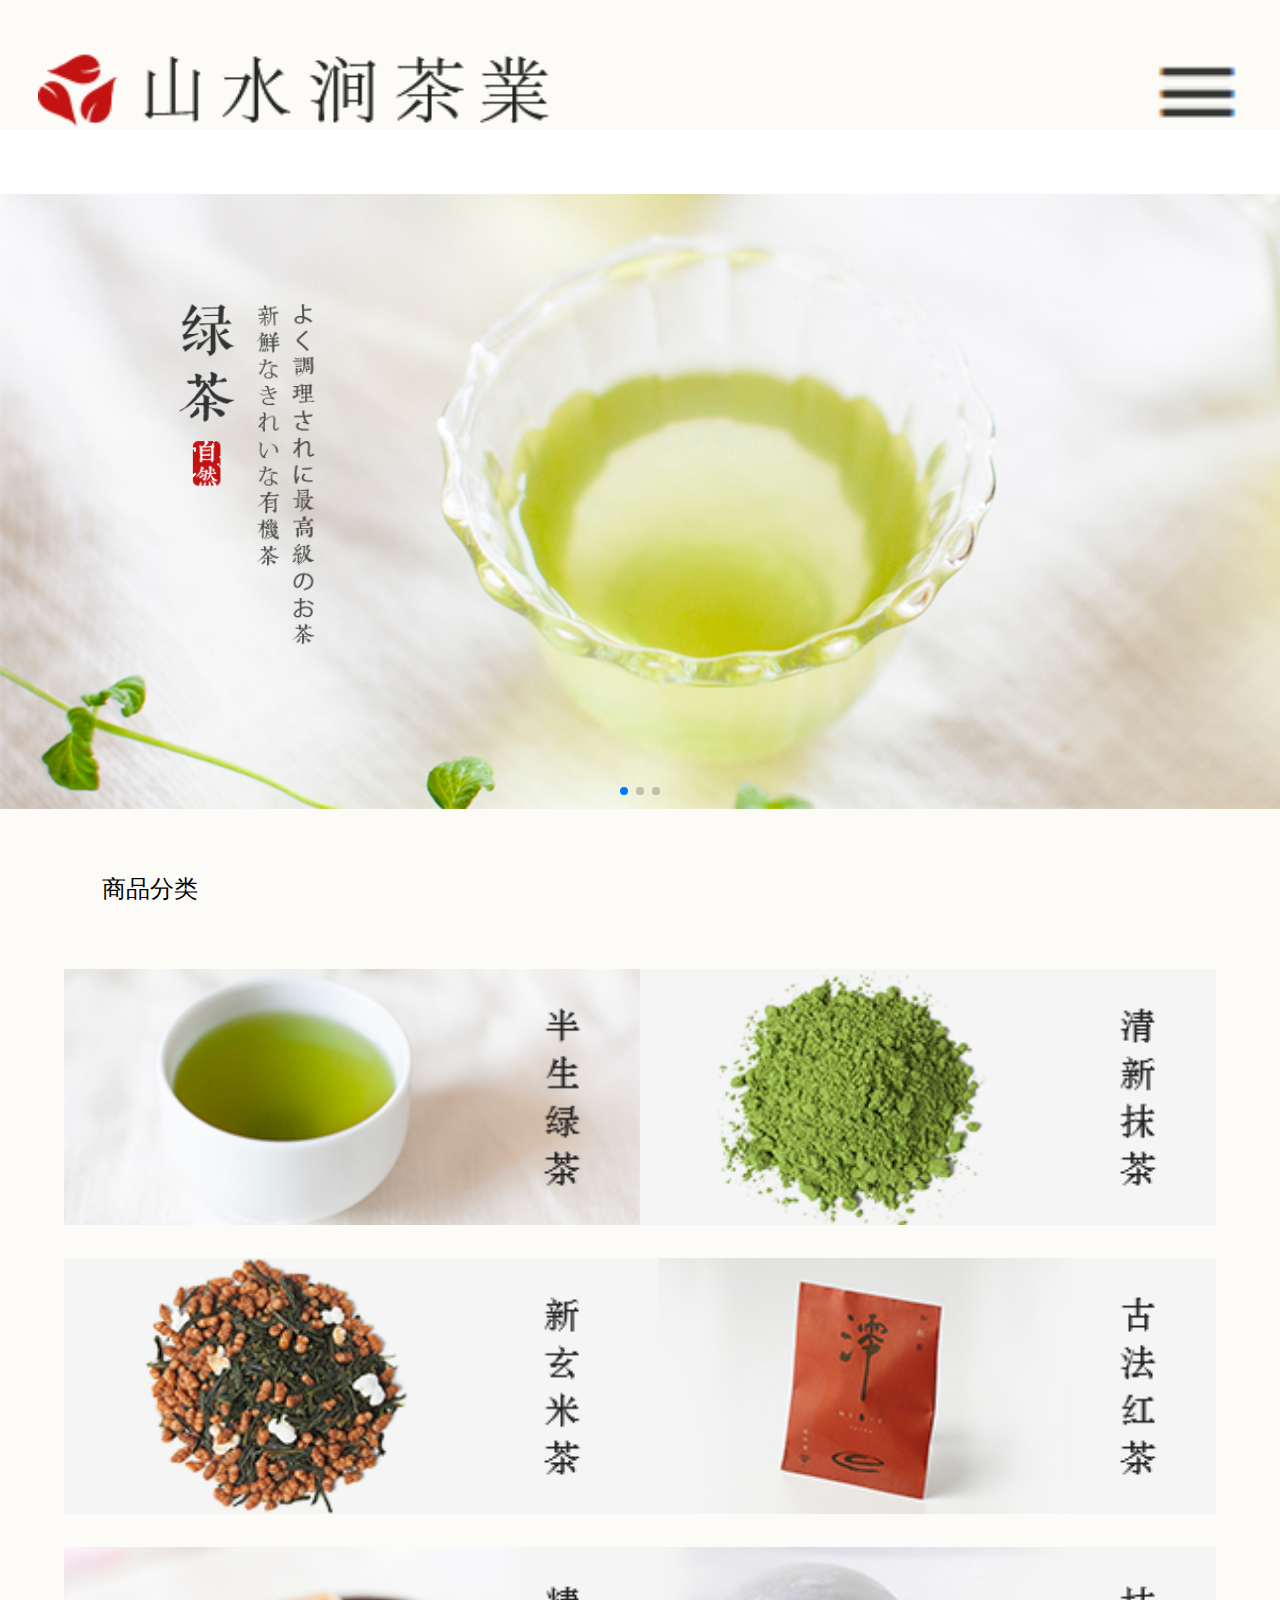
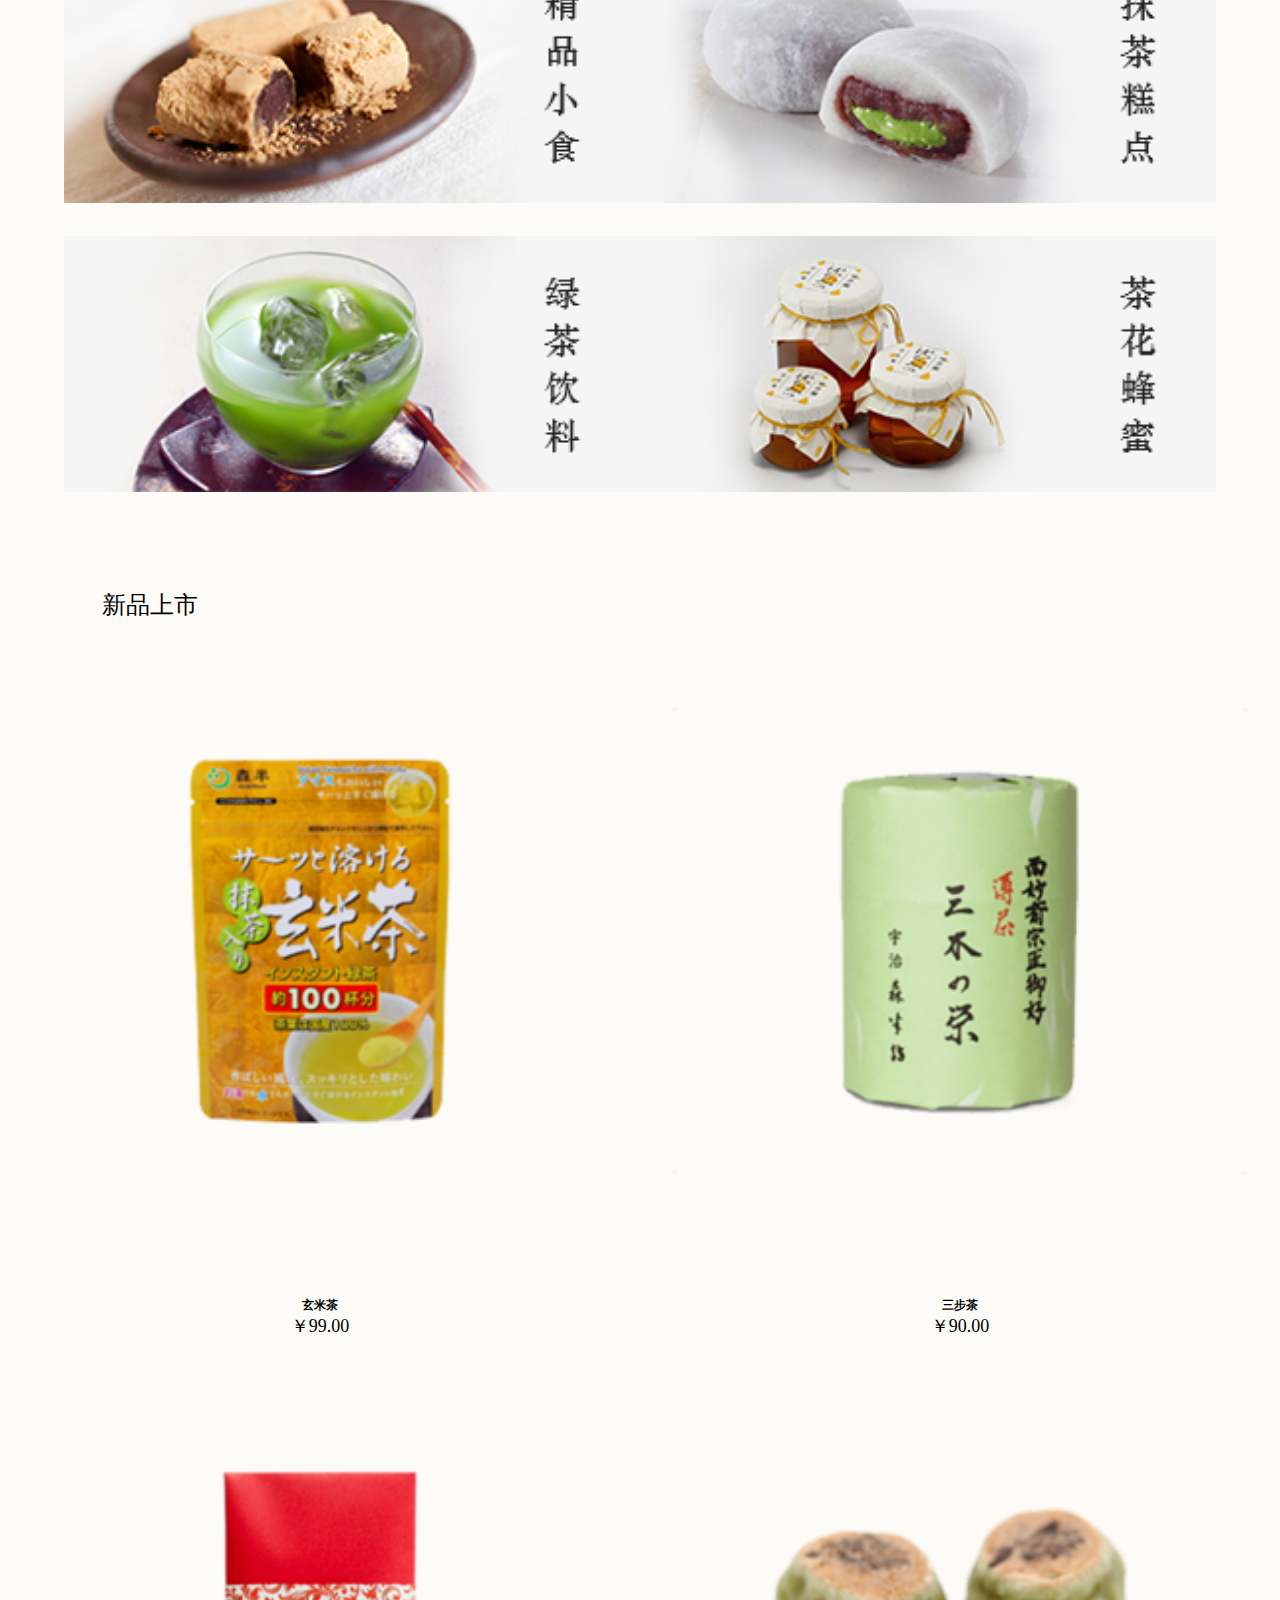
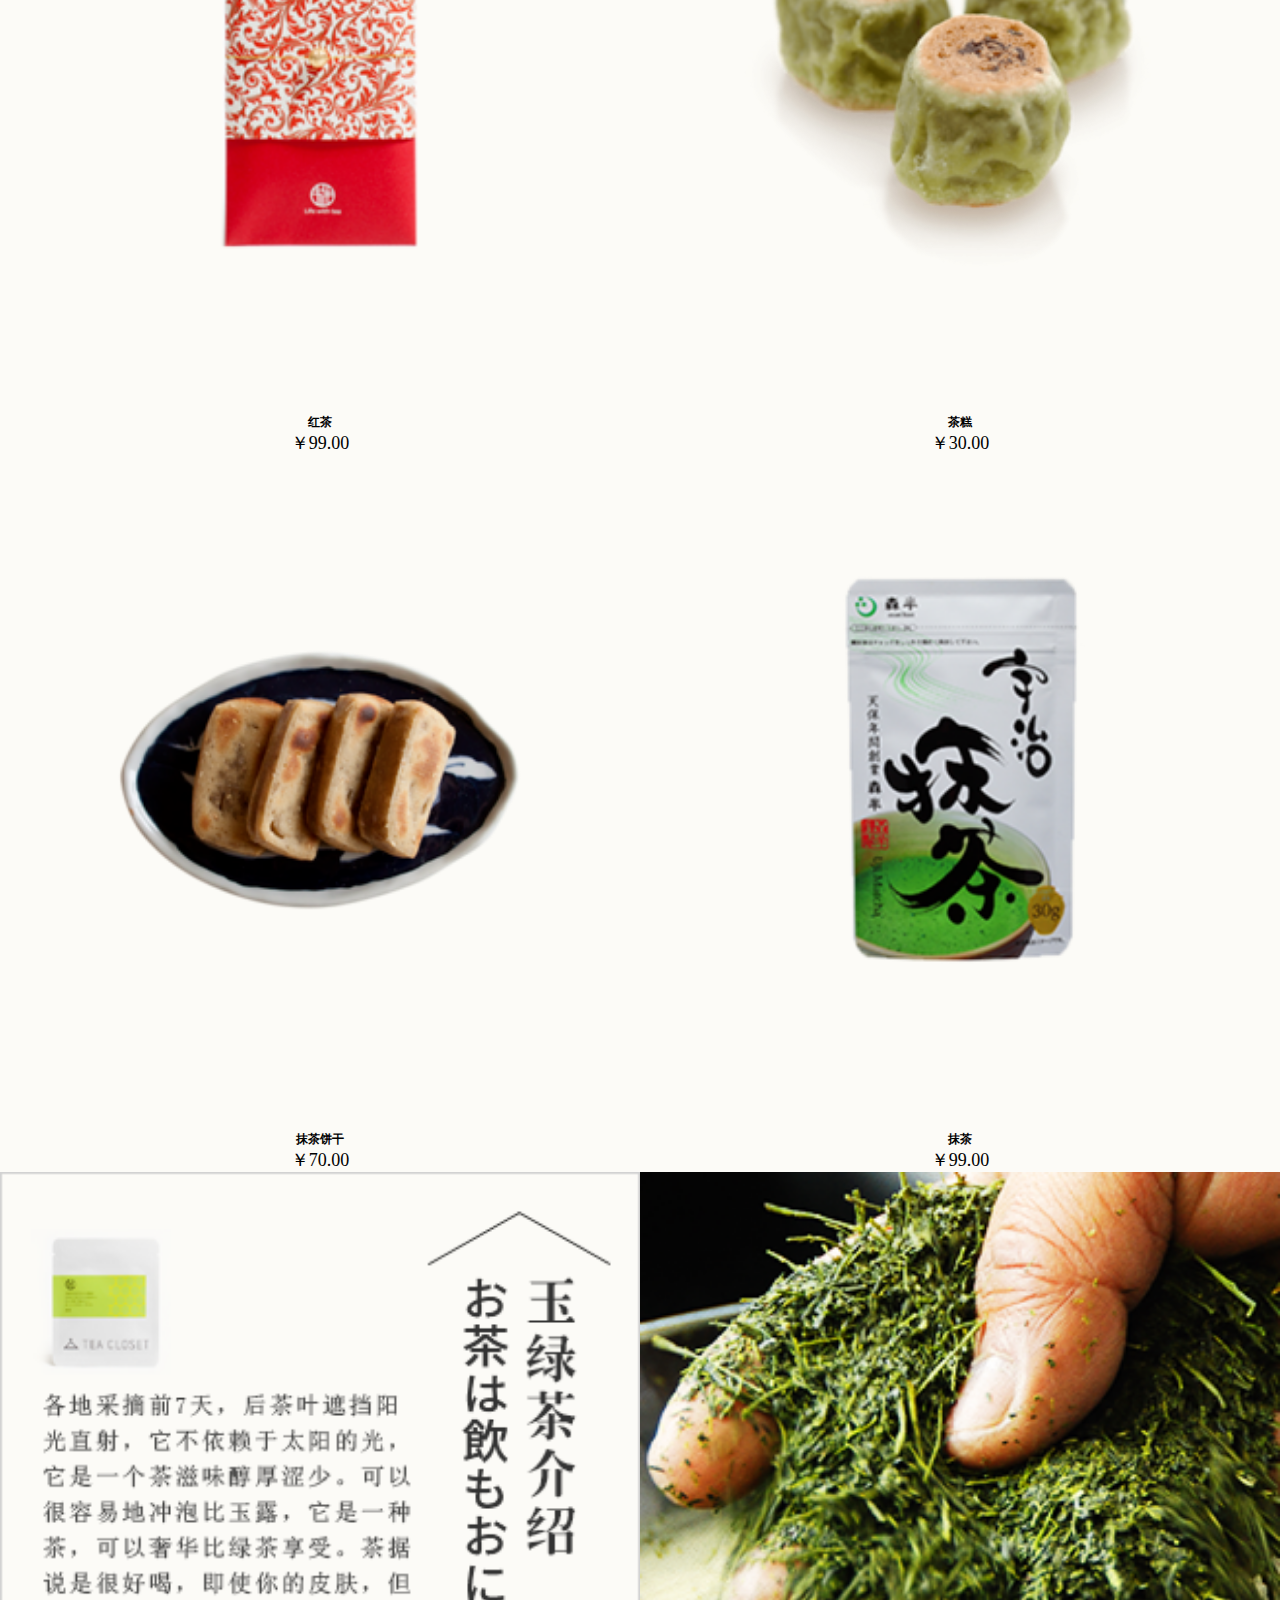
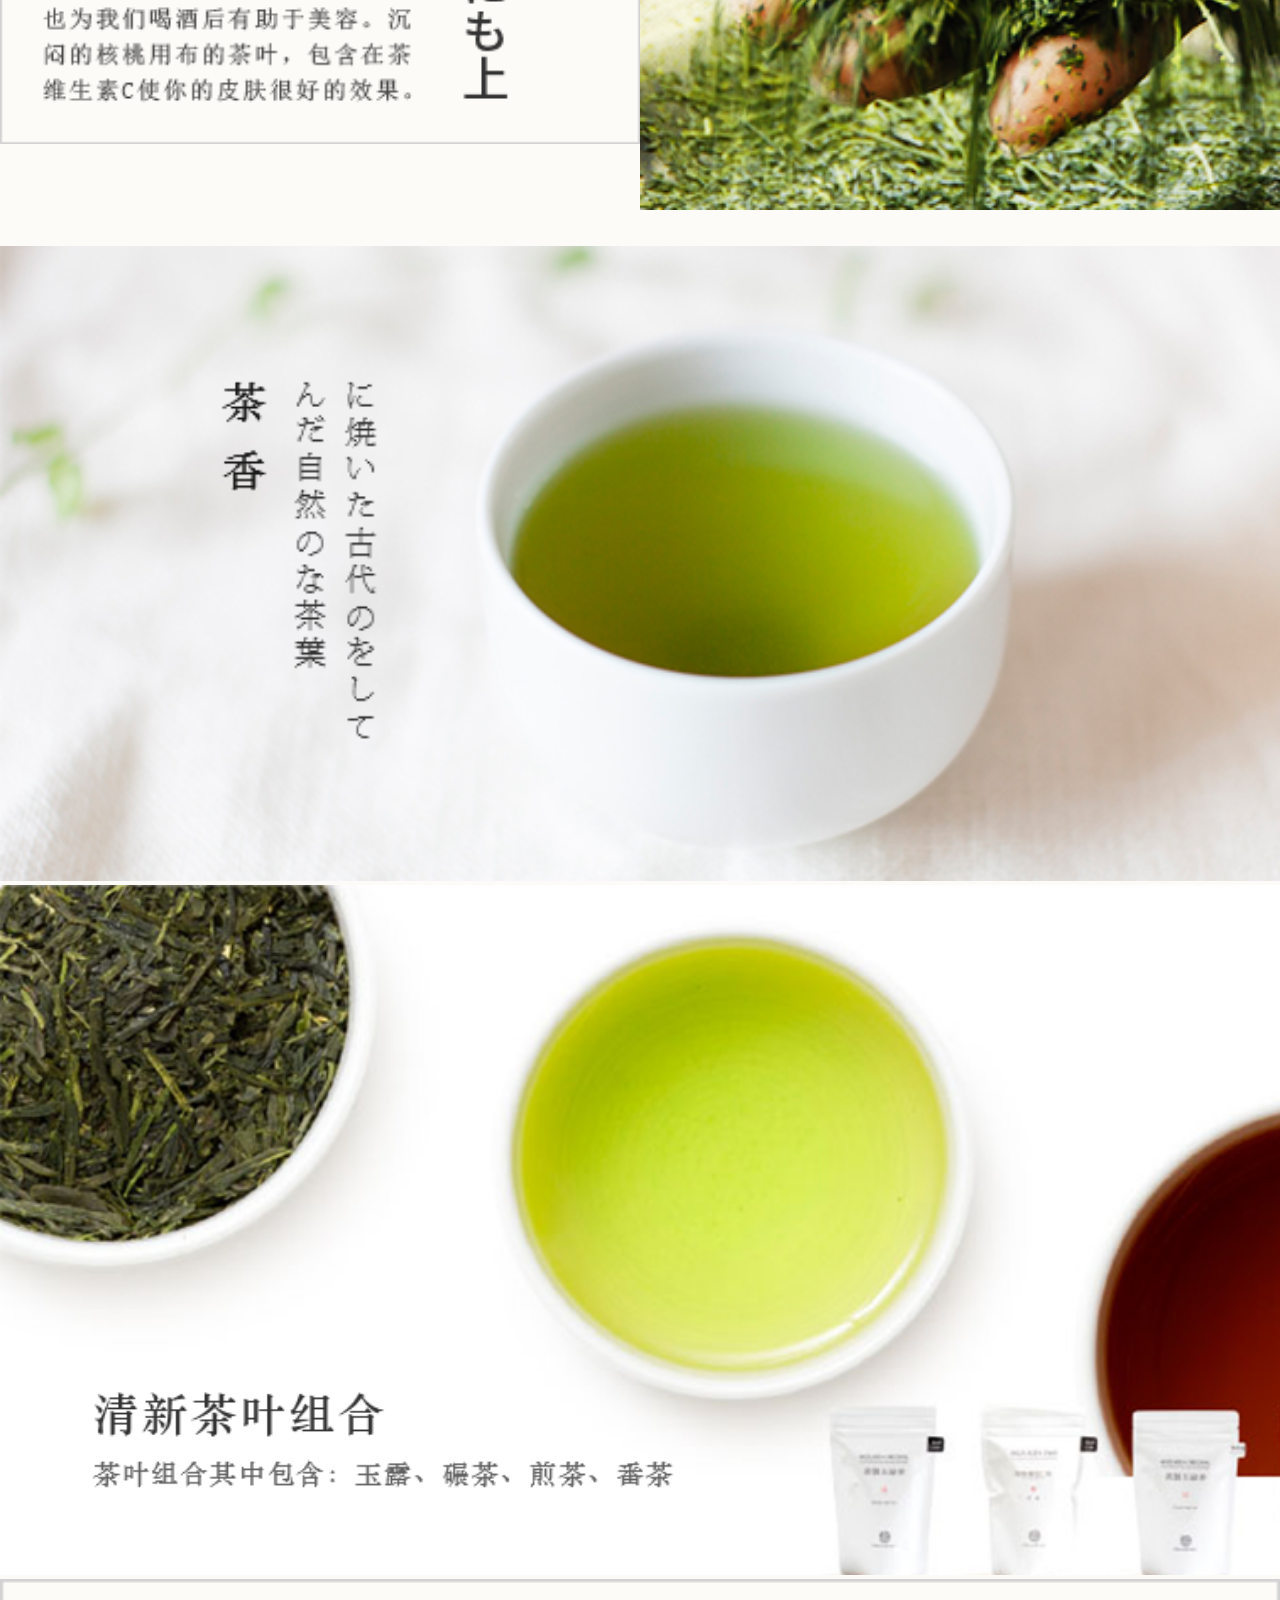
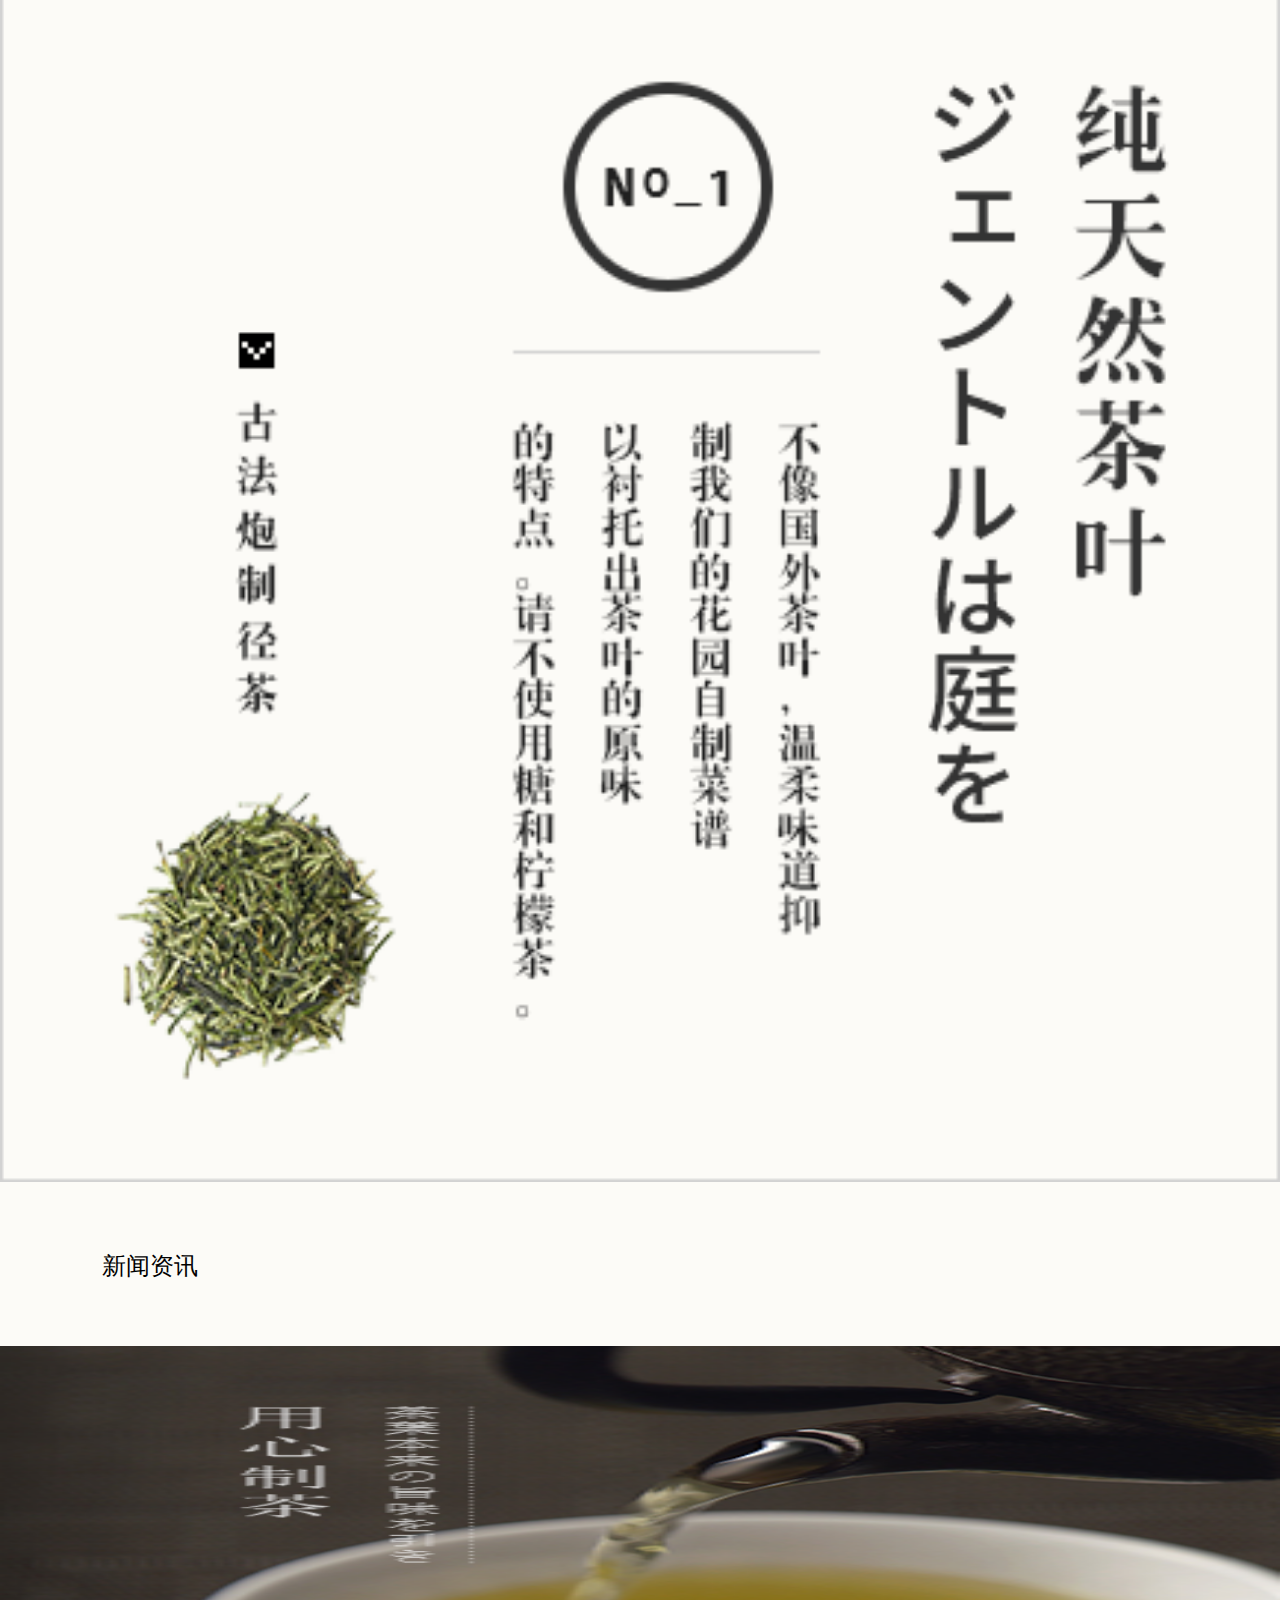
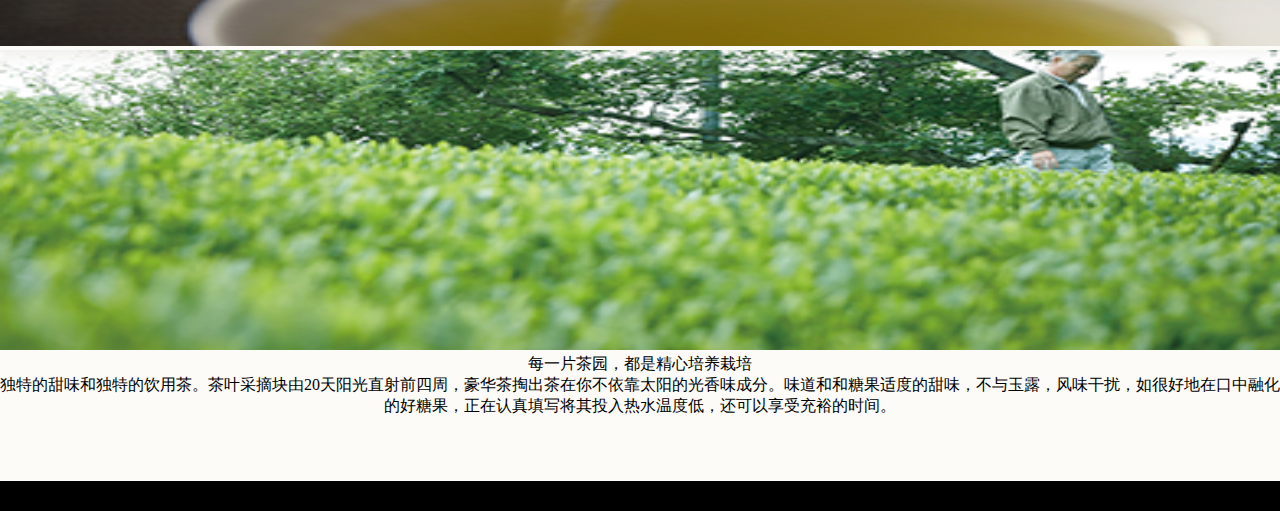
<file: index/index.html>
<!DOCTYPE html>
<html lang="en">

<head>
    <meta charset="UTF-8">
    <meta name="viewport" content="width=device-width
      initial-scale=1.0,
     user-scalable=no,
     maximum-scale=1.0, 
     minimum-scale=1.0">
    <title>Document</title>
    <link rel="stylesheet" href="css/swiper.css">
    <link rel="stylesheet" href="css/001.css"> </head>

<body>
    <div class="container">
        <div class="boss">
            <div class="bosstop">
                <div><a href="denglu.html">登录</a></div>
                <div><a href="zhuce.html">注册</a></div>
                <div>首页</div>
                <div>所有产品</div>
                <div>品牌故事</div>
                <div>茶文化</div>
            </div>
            <div class="button" id="bossimg"></div>
        </div>
        <div class="header">
            <div class="logo"> <img src="img/logo.png" alt=""> <img src="img/ss.png" alt="" id="img1"> </div>
            <div class="banner">
                <div class="swiper-container">
                    <div class="swiper-wrapper">
                        <div class="swiper-slide"><img src="img/index_slide_1.png" alt=""></div>
                        <div class="swiper-slide"><img src="img/index_slide_2.png" alt=""></div>
                        <div class="swiper-slide"><img src="img/index_slide_3.png" alt=""></div>
                    </div>
                    <div class="swiper-pagination"></div>
                </div>
            </div>
        </div>
        <div class="main">
            <h2>商品分类</h2>
            <div class="main-left">
                <a href="#">
                    <div class="col-md-6"><img src="img/products_dir_1.png" alt=""></div>
                <div class="col-md-6"><img src="img/products_dir_2.png" alt=""></div>
                <div class="col-md-6"><img src="img/products_dir_3.png" alt=""></div>
                <div class="col-md-6"><img src="img/products_dir_4.png" alt=""></div>
                <div class="col-md-6"><img src="img/products_dir_5.png" alt=""></div>
                <div class="col-md-6"><img src="img/products_dir_6.png" alt=""></div>
                <div class="col-md-6"><img src="img/products_dir_7.png" alt=""></div>
                <div class="col-md-6"><img src="img/products_dir_8.png" alt=""></div>
                </a>
            </div>
        </div>
        <div class="main2">
            <h2>新品上市</h2>
            <div class="col-md-6">
            <img src="img/s_w330h330%20(1).png" alt="">
            <p>玄米茶</p>
            <span>￥99.00</span>
            </div>
            <div class="col-md-6">
            <img src="img/s_w330h330%20(2).png" alt="">
            <p>三步茶</p>
            <span>￥90.00</span>
            </div>
            <div class="col-md-6">
            <img src="img/s_w330h330%20(3).png" alt="">
            <p>红茶</p>
            <span>￥99.00</span>
            </div>
            <div class="col-md-6">
            <img src="img/s_w330h330%20(4).png" alt="">
            <p>茶糕</p>
            <span>￥30.00</span>
            </div>
            <div class="col-md-6">
            <img src="img/s_w330h330%20(5).png" alt="">
            <p>抹茶饼干</p>
            <span>￥70.00</span>
            </div>
            <div class="col-md-6">
            <img src="img/s_w330h330.png" alt="">
            <p>抹茶</p>
            <span>￥99.00</span>
            </div>
        </div>
        <div class="main3">
            <div class="col-md-6">
                <img src="img/wrapper_pic1_1.png" alt="">
            </div>
            <div class="col-md-6">
                <img src="img/wrapper_pic1_2.png" alt="">
            </div>
            <div class="col-md-12">
                <img src="img/wrapper_pic1_3.png" alt="">
                <img src="img/wrapper_pic2_1.png" alt="">
                <img src="img/wrapper_pic2_2.png" alt="">
            </div>
        </div>
        <div class="main4">
            <h2>新闻资讯</h2>
            <div class="col-md-12">
                <img src="img/wrapper_oversea3_1.png" alt="">
                <img src="img/wrapper_oversea3_2.png" alt="">
                <p>每一片茶园，都是精心培养栽培</p>
                <p>独特的甜味和独特的饮用茶。茶叶采摘块由20天阳光直射前四周，豪华茶掏出茶在你不依靠太阳的光香味成分。味道和和糖果适度的甜味，不与玉露，风味干扰，如很好地在口中融化的好糖果，正在认真填写将其投入热水温度低，还可以享受充裕的时间。</p>
            </div>
        </div>
    </div>
    <div class="footer">
        
    </div>
    <script src="js/swiper.js"></script>
    <script src="js/swiper.animate1.0.2.min.js"></script>
    <script src="js/001.js"></script>
</body>

</html>
</file>
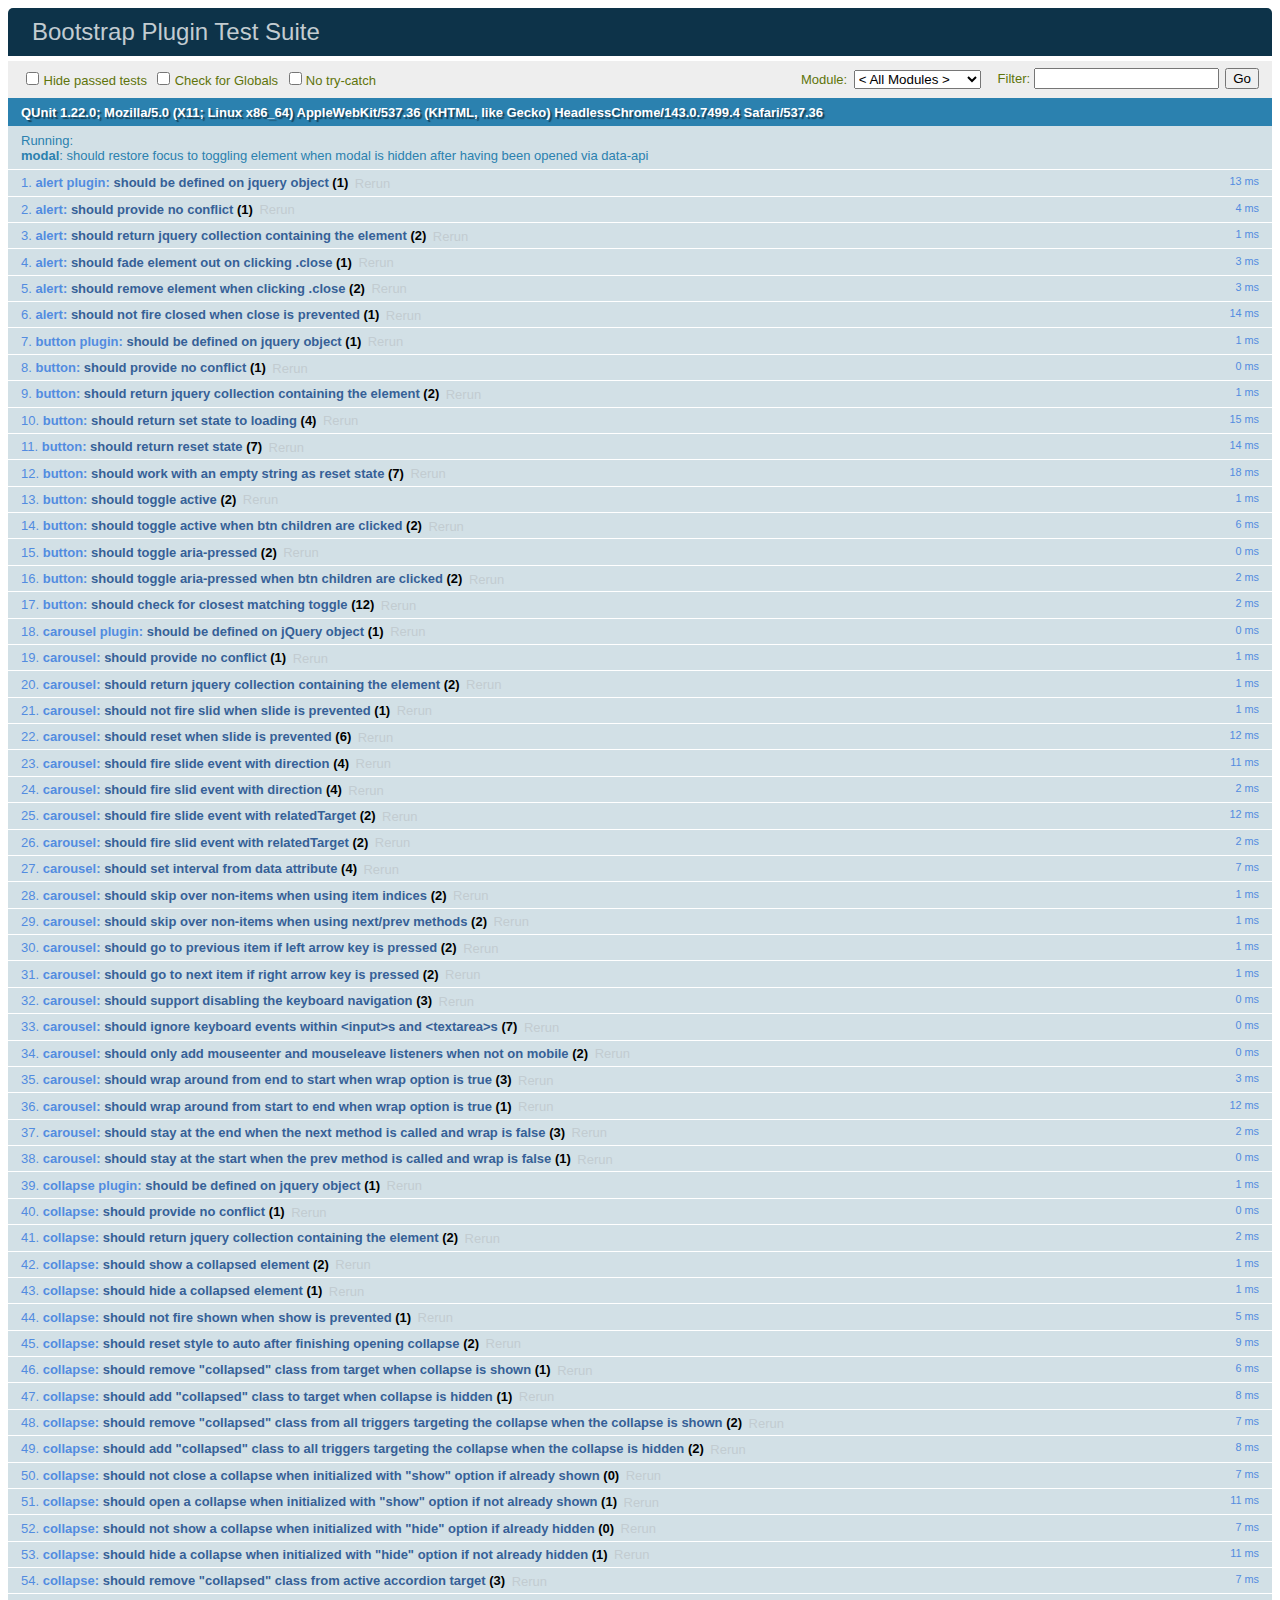
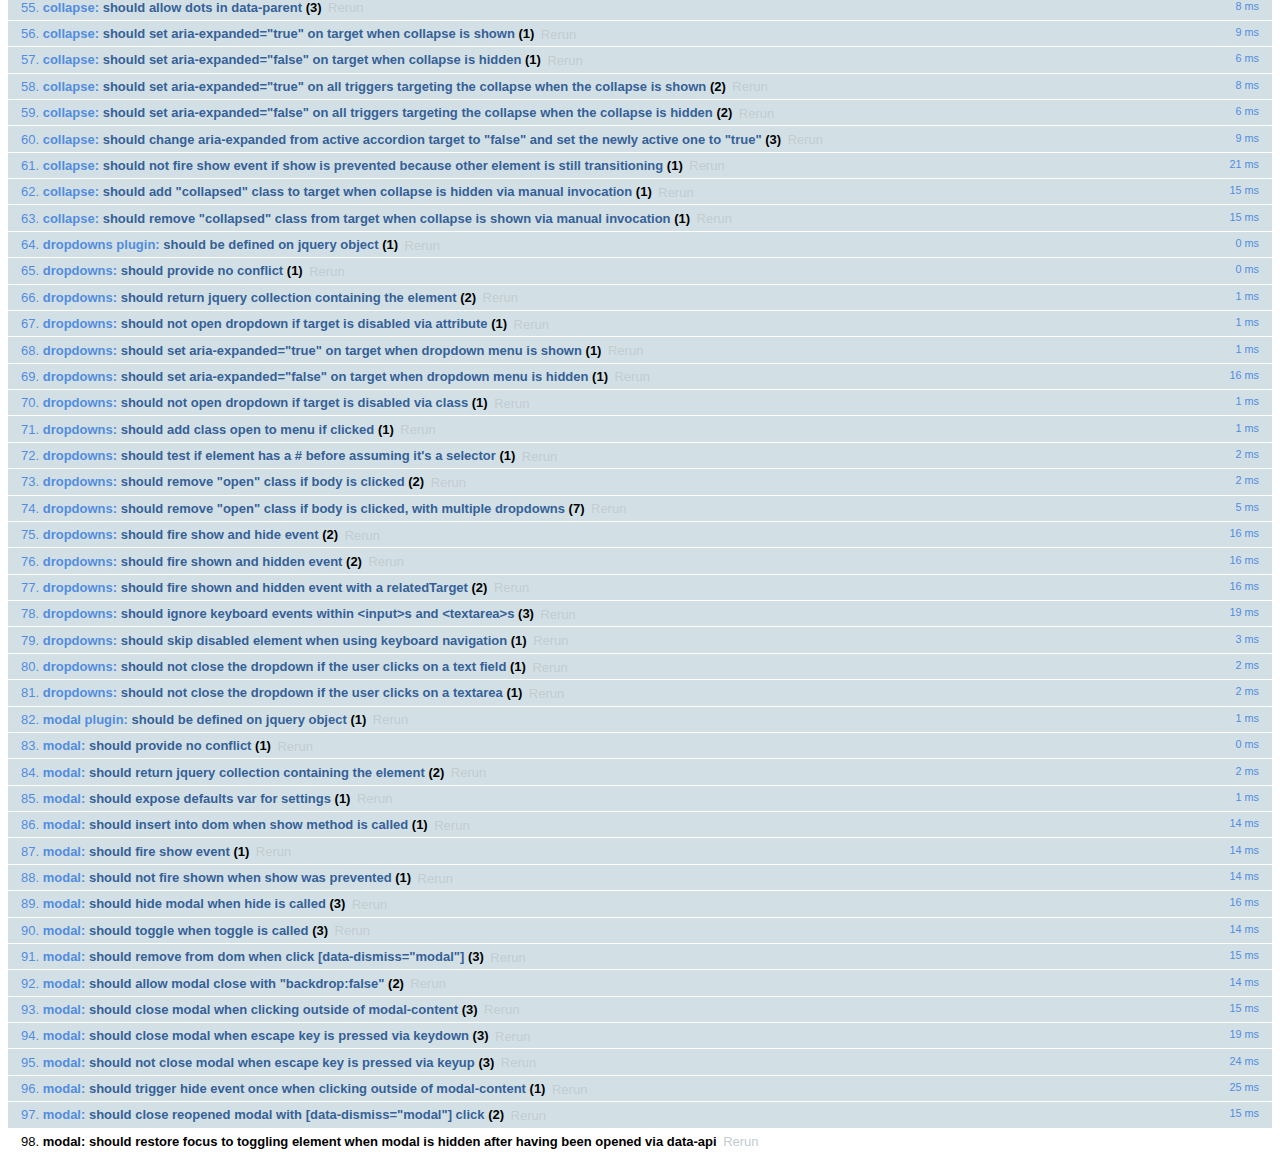
<file: index/bootstrap/bootstrap-3.3.7/js/tests/index.html>
<!DOCTYPE html>
<html>
  <head>
    <meta charset="utf-8">
    <title>Bootstrap Plugin Test Suite</title>
    <meta name="viewport" content="width=device-width, initial-scale=1">

    <!-- jQuery -->
    <script src="vendor/jquery.min.js"></script>
    <script>
      // Disable jQuery event aliases to ensure we don't accidentally use any of them
      (function () {
        var eventAliases = [
          'blur',
          'focus',
          'focusin',
          'focusout',
          'load',
          'resize',
          'scroll',
          'unload',
          'click',
          'dblclick',
          'mousedown',
          'mouseup',
          'mousemove',
          'mouseover',
          'mouseout',
          'mouseenter',
          'mouseleave',
          'change',
          'select',
          'submit',
          'keydown',
          'keypress',
          'keyup',
          'error',
          'contextmenu',
          'hover',
          'bind',
          'unbind',
          'delegate',
          'undelegate'
        ]
        for (var i = 0; i < eventAliases.length; i++) {
          var eventAlias = eventAliases[i]
          $.fn[eventAlias] = function () {
            throw new Error('Using the ".' + eventAlias + '()" method is not allowed, so that Bootstrap can be compatible with custom jQuery builds which exclude the "event aliases" module that defines said method. See https://github.com/twbs/bootstrap/blob/master/CONTRIBUTING.md#js')
          }
        }
      })()
    </script>

    <!-- QUnit -->
    <link rel="stylesheet" href="vendor/qunit.css" media="screen">
    <script src="vendor/qunit.js"></script>
    <script>
      // See https://github.com/axemclion/grunt-saucelabs#test-result-details-with-qunit
      var log = []
      // Require assert.expect in each test
      QUnit.config.requireExpects = true
      QUnit.done(function (testResults) {
        var tests = []
        for (var i = 0, len = log.length; i < len; i++) {
          var details = log[i]
          tests.push({
            name: details.name,
            result: details.result,
            expected: details.expected,
            actual: details.actual,
            source: details.source
          })
        }
        testResults.tests = tests

        window.global_test_results = testResults
      })

      QUnit.testStart(function (testDetails) {
        $(window).scrollTop(0)
        QUnit.log(function (details) {
          if (!details.result) {
            details.name = testDetails.name
            log.push(details)
          }
        })
      })

      // Cleanup
      QUnit.testDone(function () {
        $('#qunit-fixture').empty()
        $('#modal-test, .modal-backdrop').remove()
      })

      // Display fixture on-screen on iOS to avoid false positives
      if (/iPhone|iPad|iPod/.test(navigator.userAgent)) {
        QUnit.begin(function() {
          $('#qunit-fixture').css({ top: 0, left: 0 })
        })

        QUnit.done(function () {
          $('#qunit-fixture').css({ top: '', left: '' })
        })
      }

      // Disable deprecated global QUnit method aliases in preparation for QUnit v2
      (function () {
        var methodNames = [
          'async',
          'asyncTest',
          'deepEqual',
          'equal',
          'expect',
          'module',
          'notDeepEqual',
          'notEqual',
          'notPropEqual',
          'notStrictEqual',
          'ok',
          'propEqual',
          'push',
          'start',
          'stop',
          'strictEqual',
          'test',
          'throws'
        ];
        for (var i = 0; i < methodNames.length; i++) {
          var methodName = methodNames[i];
          window[methodName] = undefined;
        }
      })();
    </script>

    <!-- Plugin sources -->
    <script>$.support.transition = false</script>
    <script src="../../js/alert.js"></script>
    <script src="../../js/button.js"></script>
    <script src="../../js/carousel.js"></script>
    <script src="../../js/collapse.js"></script>
    <script src="../../js/dropdown.js"></script>
    <script src="../../js/modal.js"></script>
    <script src="../../js/scrollspy.js"></script>
    <script src="../../js/tab.js"></script>
    <script src="../../js/tooltip.js"></script>
    <script src="../../js/popover.js"></script>
    <script src="../../js/affix.js"></script>

    <!-- Unit tests -->
    <script src="unit/alert.js"></script>
    <script src="unit/button.js"></script>
    <script src="unit/carousel.js"></script>
    <script src="unit/collapse.js"></script>
    <script src="unit/dropdown.js"></script>
    <script src="unit/modal.js"></script>
    <script src="unit/scrollspy.js"></script>
    <script src="unit/tab.js"></script>
    <script src="unit/tooltip.js"></script>
    <script src="unit/popover.js"></script>
    <script src="unit/affix.js"></script>

  </head>
  <body>
    <div id="qunit-container">
      <div id="qunit"></div>
      <div id="qunit-fixture"></div>
    </div>
  </body>
</html>
</file>
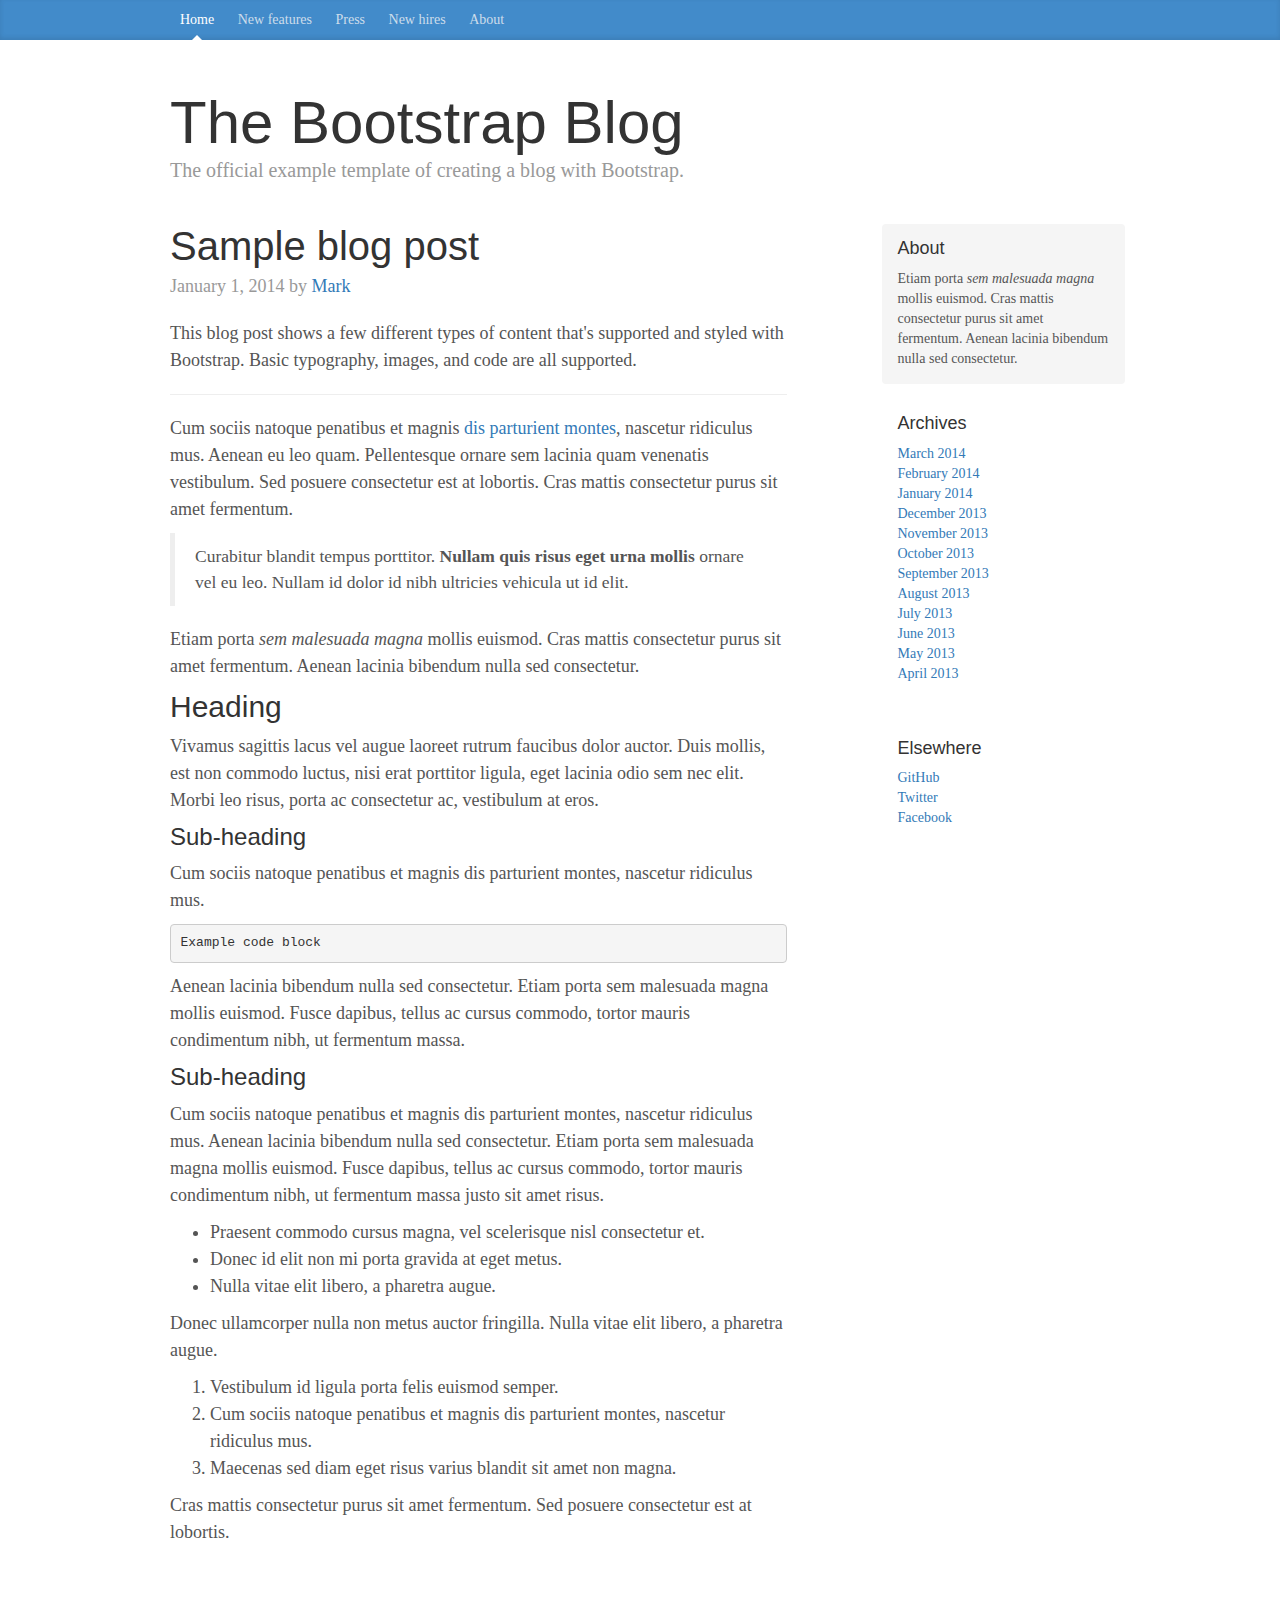
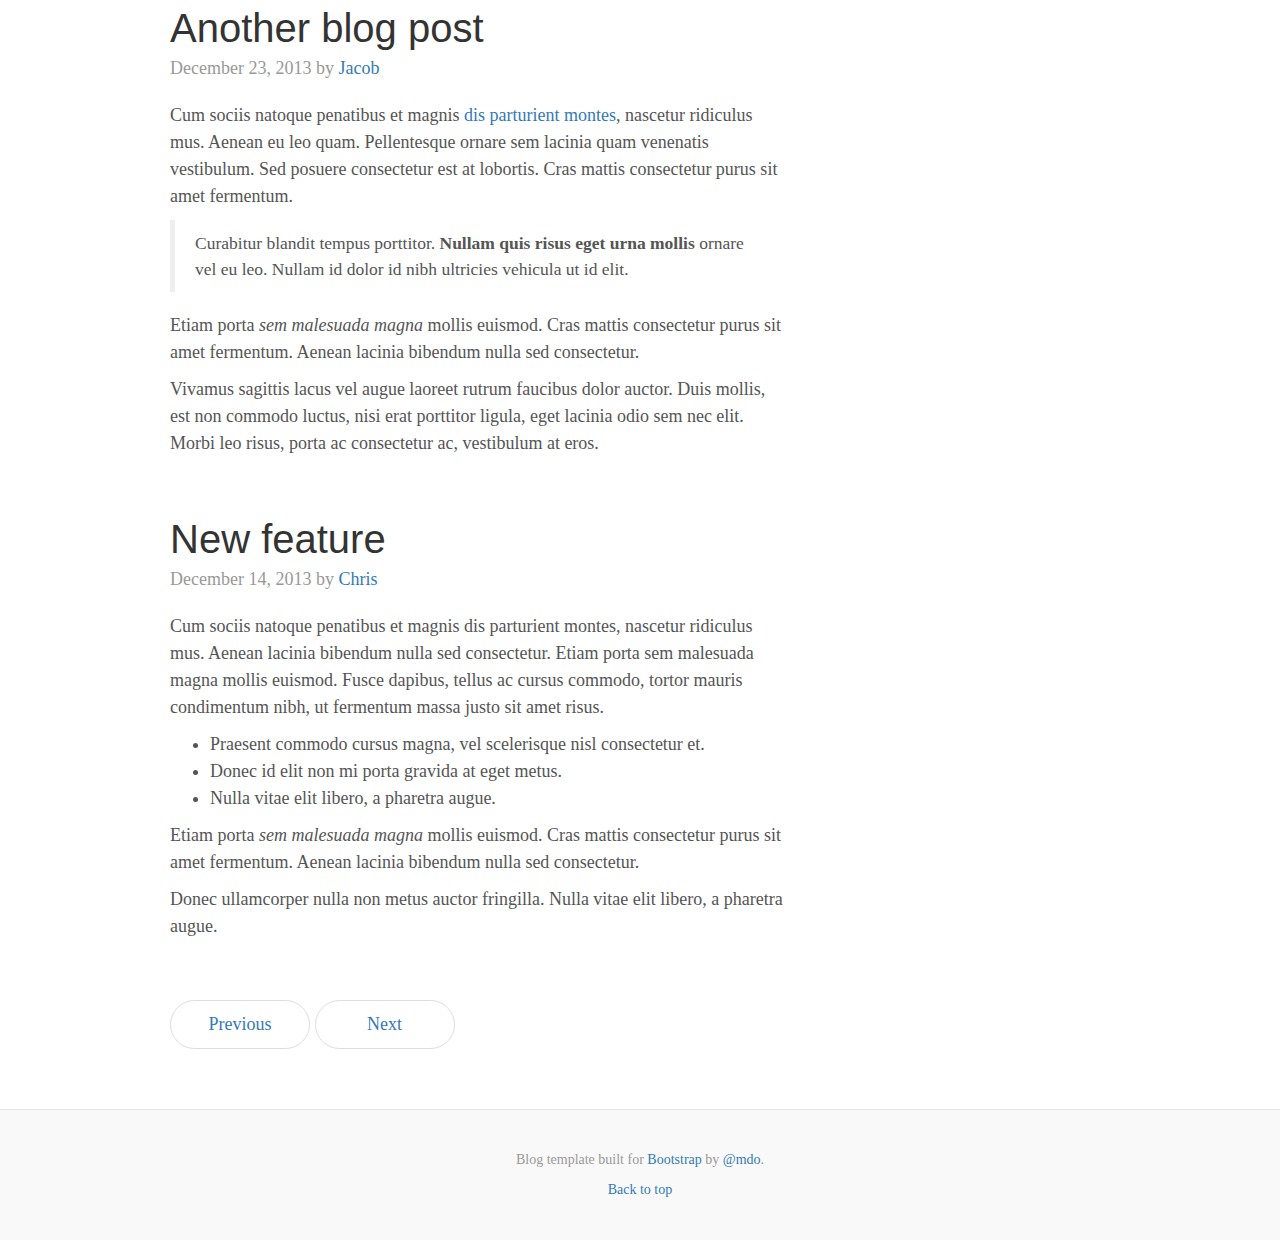
<file: index/bootstrap/bootstrap-3.3.7/docs/examples/blog/index.html>
<!DOCTYPE html>
<html lang="en">
  <head>
    <meta charset="utf-8">
    <meta http-equiv="X-UA-Compatible" content="IE=edge">
    <meta name="viewport" content="width=device-width, initial-scale=1">
    <!-- The above 3 meta tags *must* come first in the head; any other head content must come *after* these tags -->
    <meta name="description" content="">
    <meta name="author" content="">
    <link rel="icon" href="../../favicon.ico">

    <title>Blog Template for Bootstrap</title>

    <!-- Bootstrap core CSS -->
    <link href="../../dist/css/bootstrap.min.css" rel="stylesheet">

    <!-- IE10 viewport hack for Surface/desktop Windows 8 bug -->
    <link href="../../assets/css/ie10-viewport-bug-workaround.css" rel="stylesheet">

    <!-- Custom styles for this template -->
    <link href="blog.css" rel="stylesheet">

    <!-- Just for debugging purposes. Don't actually copy these 2 lines! -->
    <!--[if lt IE 9]><script src="../../assets/js/ie8-responsive-file-warning.js"></script><![endif]-->
    <script src="../../assets/js/ie-emulation-modes-warning.js"></script>

    <!-- HTML5 shim and Respond.js for IE8 support of HTML5 elements and media queries -->
    <!--[if lt IE 9]>
      <script src="https://oss.maxcdn.com/html5shiv/3.7.3/html5shiv.min.js"></script>
      <script src="https://oss.maxcdn.com/respond/1.4.2/respond.min.js"></script>
    <![endif]-->
  </head>

  <body>

    <div class="blog-masthead">
      <div class="container">
        <nav class="blog-nav">
          <a class="blog-nav-item active" href="#">Home</a>
          <a class="blog-nav-item" href="#">New features</a>
          <a class="blog-nav-item" href="#">Press</a>
          <a class="blog-nav-item" href="#">New hires</a>
          <a class="blog-nav-item" href="#">About</a>
        </nav>
      </div>
    </div>

    <div class="container">

      <div class="blog-header">
        <h1 class="blog-title">The Bootstrap Blog</h1>
        <p class="lead blog-description">The official example template of creating a blog with Bootstrap.</p>
      </div>

      <div class="row">

        <div class="col-sm-8 blog-main">

          <div class="blog-post">
            <h2 class="blog-post-title">Sample blog post</h2>
            <p class="blog-post-meta">January 1, 2014 by <a href="#">Mark</a></p>

            <p>This blog post shows a few different types of content that's supported and styled with Bootstrap. Basic typography, images, and code are all supported.</p>
            <hr>
            <p>Cum sociis natoque penatibus et magnis <a href="#">dis parturient montes</a>, nascetur ridiculus mus. Aenean eu leo quam. Pellentesque ornare sem lacinia quam venenatis vestibulum. Sed posuere consectetur est at lobortis. Cras mattis consectetur purus sit amet fermentum.</p>
            <blockquote>
              <p>Curabitur blandit tempus porttitor. <strong>Nullam quis risus eget urna mollis</strong> ornare vel eu leo. Nullam id dolor id nibh ultricies vehicula ut id elit.</p>
            </blockquote>
            <p>Etiam porta <em>sem malesuada magna</em> mollis euismod. Cras mattis consectetur purus sit amet fermentum. Aenean lacinia bibendum nulla sed consectetur.</p>
            <h2>Heading</h2>
            <p>Vivamus sagittis lacus vel augue laoreet rutrum faucibus dolor auctor. Duis mollis, est non commodo luctus, nisi erat porttitor ligula, eget lacinia odio sem nec elit. Morbi leo risus, porta ac consectetur ac, vestibulum at eros.</p>
            <h3>Sub-heading</h3>
            <p>Cum sociis natoque penatibus et magnis dis parturient montes, nascetur ridiculus mus.</p>
            <pre><code>Example code block</code></pre>
            <p>Aenean lacinia bibendum nulla sed consectetur. Etiam porta sem malesuada magna mollis euismod. Fusce dapibus, tellus ac cursus commodo, tortor mauris condimentum nibh, ut fermentum massa.</p>
            <h3>Sub-heading</h3>
            <p>Cum sociis natoque penatibus et magnis dis parturient montes, nascetur ridiculus mus. Aenean lacinia bibendum nulla sed consectetur. Etiam porta sem malesuada magna mollis euismod. Fusce dapibus, tellus ac cursus commodo, tortor mauris condimentum nibh, ut fermentum massa justo sit amet risus.</p>
            <ul>
              <li>Praesent commodo cursus magna, vel scelerisque nisl consectetur et.</li>
              <li>Donec id elit non mi porta gravida at eget metus.</li>
              <li>Nulla vitae elit libero, a pharetra augue.</li>
            </ul>
            <p>Donec ullamcorper nulla non metus auctor fringilla. Nulla vitae elit libero, a pharetra augue.</p>
            <ol>
              <li>Vestibulum id ligula porta felis euismod semper.</li>
              <li>Cum sociis natoque penatibus et magnis dis parturient montes, nascetur ridiculus mus.</li>
              <li>Maecenas sed diam eget risus varius blandit sit amet non magna.</li>
            </ol>
            <p>Cras mattis consectetur purus sit amet fermentum. Sed posuere consectetur est at lobortis.</p>
          </div><!-- /.blog-post -->

          <div class="blog-post">
            <h2 class="blog-post-title">Another blog post</h2>
            <p class="blog-post-meta">December 23, 2013 by <a href="#">Jacob</a></p>

            <p>Cum sociis natoque penatibus et magnis <a href="#">dis parturient montes</a>, nascetur ridiculus mus. Aenean eu leo quam. Pellentesque ornare sem lacinia quam venenatis vestibulum. Sed posuere consectetur est at lobortis. Cras mattis consectetur purus sit amet fermentum.</p>
            <blockquote>
              <p>Curabitur blandit tempus porttitor. <strong>Nullam quis risus eget urna mollis</strong> ornare vel eu leo. Nullam id dolor id nibh ultricies vehicula ut id elit.</p>
            </blockquote>
            <p>Etiam porta <em>sem malesuada magna</em> mollis euismod. Cras mattis consectetur purus sit amet fermentum. Aenean lacinia bibendum nulla sed consectetur.</p>
            <p>Vivamus sagittis lacus vel augue laoreet rutrum faucibus dolor auctor. Duis mollis, est non commodo luctus, nisi erat porttitor ligula, eget lacinia odio sem nec elit. Morbi leo risus, porta ac consectetur ac, vestibulum at eros.</p>
          </div><!-- /.blog-post -->

          <div class="blog-post">
            <h2 class="blog-post-title">New feature</h2>
            <p class="blog-post-meta">December 14, 2013 by <a href="#">Chris</a></p>

            <p>Cum sociis natoque penatibus et magnis dis parturient montes, nascetur ridiculus mus. Aenean lacinia bibendum nulla sed consectetur. Etiam porta sem malesuada magna mollis euismod. Fusce dapibus, tellus ac cursus commodo, tortor mauris condimentum nibh, ut fermentum massa justo sit amet risus.</p>
            <ul>
              <li>Praesent commodo cursus magna, vel scelerisque nisl consectetur et.</li>
              <li>Donec id elit non mi porta gravida at eget metus.</li>
              <li>Nulla vitae elit libero, a pharetra augue.</li>
            </ul>
            <p>Etiam porta <em>sem malesuada magna</em> mollis euismod. Cras mattis consectetur purus sit amet fermentum. Aenean lacinia bibendum nulla sed consectetur.</p>
            <p>Donec ullamcorper nulla non metus auctor fringilla. Nulla vitae elit libero, a pharetra augue.</p>
          </div><!-- /.blog-post -->

          <nav>
            <ul class="pager">
              <li><a href="#">Previous</a></li>
              <li><a href="#">Next</a></li>
            </ul>
          </nav>

        </div><!-- /.blog-main -->

        <div class="col-sm-3 col-sm-offset-1 blog-sidebar">
          <div class="sidebar-module sidebar-module-inset">
            <h4>About</h4>
            <p>Etiam porta <em>sem malesuada magna</em> mollis euismod. Cras mattis consectetur purus sit amet fermentum. Aenean lacinia bibendum nulla sed consectetur.</p>
          </div>
          <div class="sidebar-module">
            <h4>Archives</h4>
            <ol class="list-unstyled">
              <li><a href="#">March 2014</a></li>
              <li><a href="#">February 2014</a></li>
              <li><a href="#">January 2014</a></li>
              <li><a href="#">December 2013</a></li>
              <li><a href="#">November 2013</a></li>
              <li><a href="#">October 2013</a></li>
              <li><a href="#">September 2013</a></li>
              <li><a href="#">August 2013</a></li>
              <li><a href="#">July 2013</a></li>
              <li><a href="#">June 2013</a></li>
              <li><a href="#">May 2013</a></li>
              <li><a href="#">April 2013</a></li>
            </ol>
          </div>
          <div class="sidebar-module">
            <h4>Elsewhere</h4>
            <ol class="list-unstyled">
              <li><a href="#">GitHub</a></li>
              <li><a href="#">Twitter</a></li>
              <li><a href="#">Facebook</a></li>
            </ol>
          </div>
        </div><!-- /.blog-sidebar -->

      </div><!-- /.row -->

    </div><!-- /.container -->

    <footer class="blog-footer">
      <p>Blog template built for <a href="http://getbootstrap.com">Bootstrap</a> by <a href="https://twitter.com/mdo">@mdo</a>.</p>
      <p>
        <a href="#">Back to top</a>
      </p>
    </footer>


    <!-- Bootstrap core JavaScript
    ================================================== -->
    <!-- Placed at the end of the document so the pages load faster -->
    <script src="https://ajax.googleapis.com/ajax/libs/jquery/1.12.4/jquery.min.js"></script>
    <script>window.jQuery || document.write('<script src="../../assets/js/vendor/jquery.min.js"><\/script>')</script>
    <script src="../../dist/js/bootstrap.min.js"></script>
    <!-- IE10 viewport hack for Surface/desktop Windows 8 bug -->
    <script src="../../assets/js/ie10-viewport-bug-workaround.js"></script>
  </body>
</html>
</file>
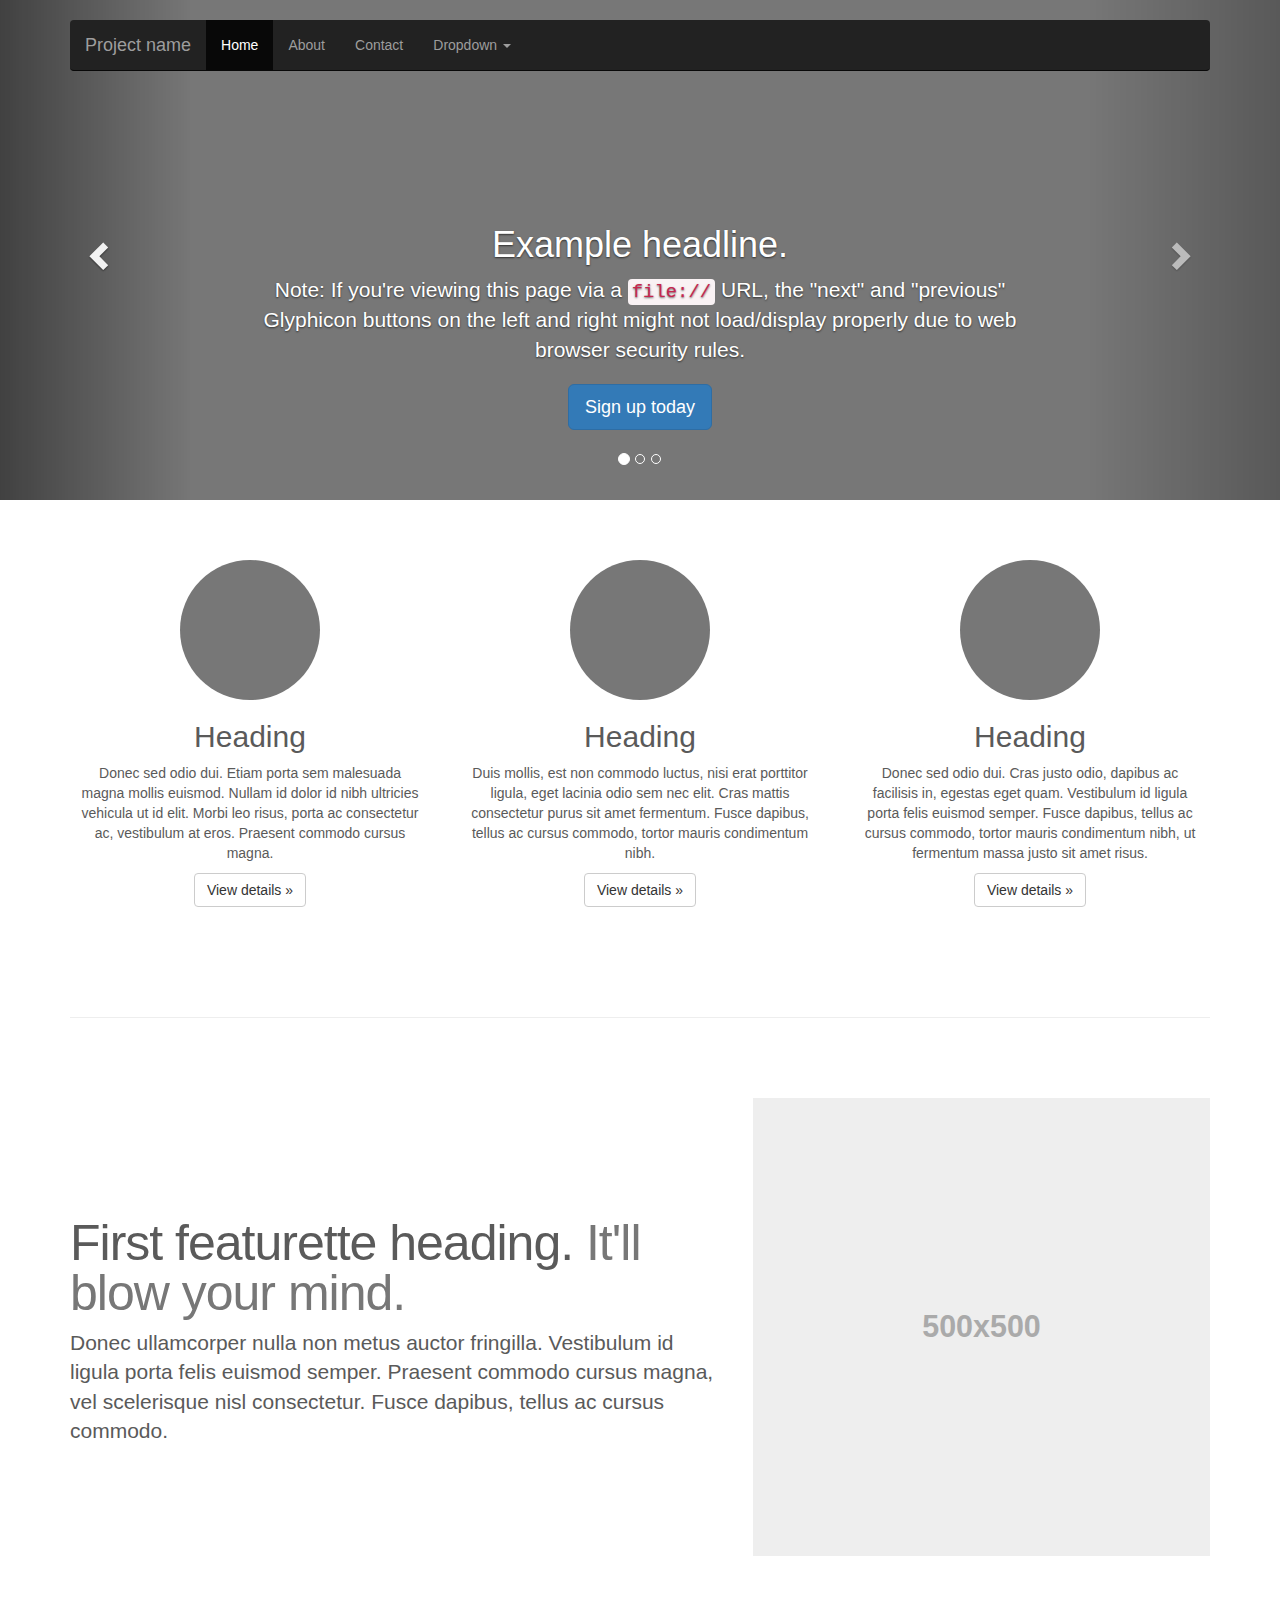
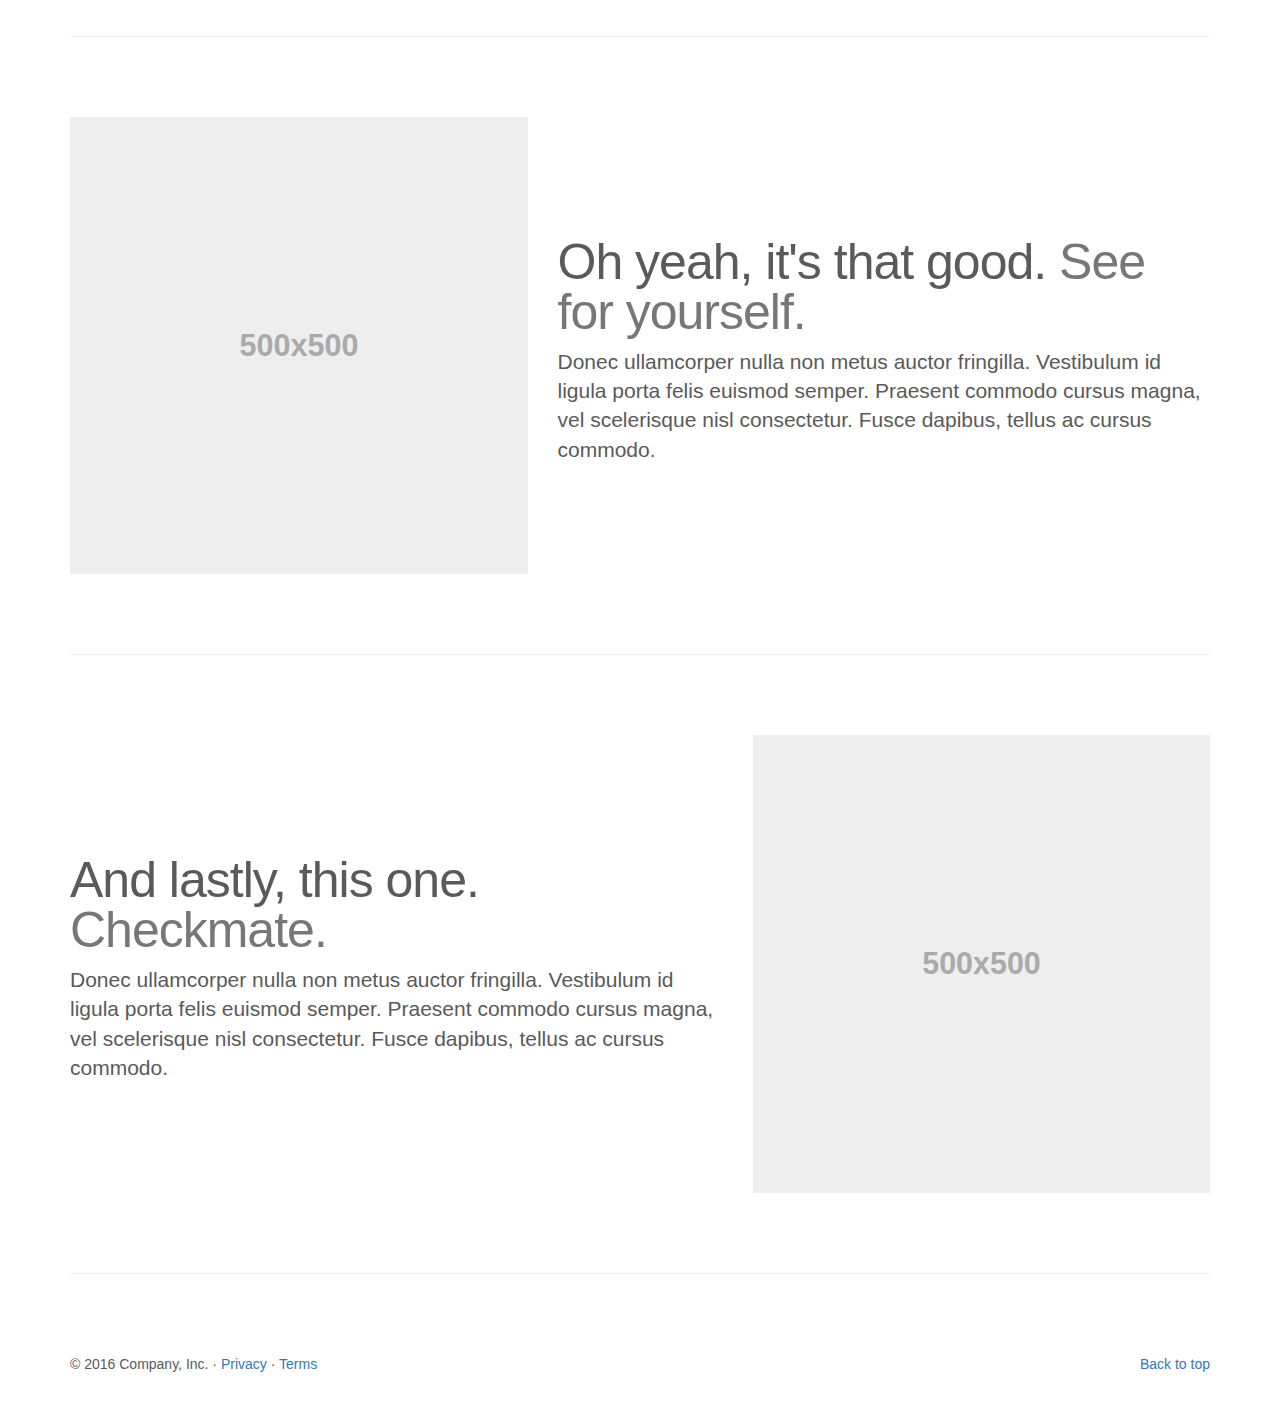
<file: index/bootstrap/bootstrap-3.3.7/docs/examples/carousel/index.html>
<!DOCTYPE html>
<html lang="en">
  <head>
    <meta charset="utf-8">
    <meta http-equiv="X-UA-Compatible" content="IE=edge">
    <meta name="viewport" content="width=device-width, initial-scale=1">
    <!-- The above 3 meta tags *must* come first in the head; any other head content must come *after* these tags -->
    <meta name="description" content="">
    <meta name="author" content="">
    <link rel="icon" href="../../favicon.ico">

    <title>Carousel Template for Bootstrap</title>

    <!-- Bootstrap core CSS -->
    <link href="../../dist/css/bootstrap.min.css" rel="stylesheet">

    <!-- IE10 viewport hack for Surface/desktop Windows 8 bug -->
    <link href="../../assets/css/ie10-viewport-bug-workaround.css" rel="stylesheet">

    <!-- Just for debugging purposes. Don't actually copy these 2 lines! -->
    <!--[if lt IE 9]><script src="../../assets/js/ie8-responsive-file-warning.js"></script><![endif]-->
    <script src="../../assets/js/ie-emulation-modes-warning.js"></script>

    <!-- HTML5 shim and Respond.js for IE8 support of HTML5 elements and media queries -->
    <!--[if lt IE 9]>
      <script src="https://oss.maxcdn.com/html5shiv/3.7.3/html5shiv.min.js"></script>
      <script src="https://oss.maxcdn.com/respond/1.4.2/respond.min.js"></script>
    <![endif]-->

    <!-- Custom styles for this template -->
    <link href="carousel.css" rel="stylesheet">
  </head>
<!-- NAVBAR
================================================== -->
  <body>
    <div class="navbar-wrapper">
      <div class="container">

        <nav class="navbar navbar-inverse navbar-static-top">
          <div class="container">
            <div class="navbar-header">
              <button type="button" class="navbar-toggle collapsed" data-toggle="collapse" data-target="#navbar" aria-expanded="false" aria-controls="navbar">
                <span class="sr-only">Toggle navigation</span>
                <span class="icon-bar"></span>
                <span class="icon-bar"></span>
                <span class="icon-bar"></span>
              </button>
              <a class="navbar-brand" href="#">Project name</a>
            </div>
            <div id="navbar" class="navbar-collapse collapse">
              <ul class="nav navbar-nav">
                <li class="active"><a href="#">Home</a></li>
                <li><a href="#about">About</a></li>
                <li><a href="#contact">Contact</a></li>
                <li class="dropdown">
                  <a href="#" class="dropdown-toggle" data-toggle="dropdown" role="button" aria-haspopup="true" aria-expanded="false">Dropdown <span class="caret"></span></a>
                  <ul class="dropdown-menu">
                    <li><a href="#">Action</a></li>
                    <li><a href="#">Another action</a></li>
                    <li><a href="#">Something else here</a></li>
                    <li role="separator" class="divider"></li>
                    <li class="dropdown-header">Nav header</li>
                    <li><a href="#">Separated link</a></li>
                    <li><a href="#">One more separated link</a></li>
                  </ul>
                </li>
              </ul>
            </div>
          </div>
        </nav>

      </div>
    </div>


    <!-- Carousel
    ================================================== -->
    <div id="myCarousel" class="carousel slide" data-ride="carousel">
      <!-- Indicators -->
      <ol class="carousel-indicators">
        <li data-target="#myCarousel" data-slide-to="0" class="active"></li>
        <li data-target="#myCarousel" data-slide-to="1"></li>
        <li data-target="#myCarousel" data-slide-to="2"></li>
      </ol>
      <div class="carousel-inner" role="listbox">
        <div class="item active">
          <img class="first-slide" src="[data-uri]" alt="First slide">
          <div class="container">
            <div class="carousel-caption">
              <h1>Example headline.</h1>
              <p>Note: If you're viewing this page via a <code>file://</code> URL, the "next" and "previous" Glyphicon buttons on the left and right might not load/display properly due to web browser security rules.</p>
              <p><a class="btn btn-lg btn-primary" href="#" role="button">Sign up today</a></p>
            </div>
          </div>
        </div>
        <div class="item">
          <img class="second-slide" src="[data-uri]" alt="Second slide">
          <div class="container">
            <div class="carousel-caption">
              <h1>Another example headline.</h1>
              <p>Cras justo odio, dapibus ac facilisis in, egestas eget quam. Donec id elit non mi porta gravida at eget metus. Nullam id dolor id nibh ultricies vehicula ut id elit.</p>
              <p><a class="btn btn-lg btn-primary" href="#" role="button">Learn more</a></p>
            </div>
          </div>
        </div>
        <div class="item">
          <img class="third-slide" src="[data-uri]" alt="Third slide">
          <div class="container">
            <div class="carousel-caption">
              <h1>One more for good measure.</h1>
              <p>Cras justo odio, dapibus ac facilisis in, egestas eget quam. Donec id elit non mi porta gravida at eget metus. Nullam id dolor id nibh ultricies vehicula ut id elit.</p>
              <p><a class="btn btn-lg btn-primary" href="#" role="button">Browse gallery</a></p>
            </div>
          </div>
        </div>
      </div>
      <a class="left carousel-control" href="#myCarousel" role="button" data-slide="prev">
        <span class="glyphicon glyphicon-chevron-left" aria-hidden="true"></span>
        <span class="sr-only">Previous</span>
      </a>
      <a class="right carousel-control" href="#myCarousel" role="button" data-slide="next">
        <span class="glyphicon glyphicon-chevron-right" aria-hidden="true"></span>
        <span class="sr-only">Next</span>
      </a>
    </div><!-- /.carousel -->


    <!-- Marketing messaging and featurettes
    ================================================== -->
    <!-- Wrap the rest of the page in another container to center all the content. -->

    <div class="container marketing">

      <!-- Three columns of text below the carousel -->
      <div class="row">
        <div class="col-lg-4">
          <img class="img-circle" src="[data-uri]" alt="Generic placeholder image" width="140" height="140">
          <h2>Heading</h2>
          <p>Donec sed odio dui. Etiam porta sem malesuada magna mollis euismod. Nullam id dolor id nibh ultricies vehicula ut id elit. Morbi leo risus, porta ac consectetur ac, vestibulum at eros. Praesent commodo cursus magna.</p>
          <p><a class="btn btn-default" href="#" role="button">View details &raquo;</a></p>
        </div><!-- /.col-lg-4 -->
        <div class="col-lg-4">
          <img class="img-circle" src="[data-uri]" alt="Generic placeholder image" width="140" height="140">
          <h2>Heading</h2>
          <p>Duis mollis, est non commodo luctus, nisi erat porttitor ligula, eget lacinia odio sem nec elit. Cras mattis consectetur purus sit amet fermentum. Fusce dapibus, tellus ac cursus commodo, tortor mauris condimentum nibh.</p>
          <p><a class="btn btn-default" href="#" role="button">View details &raquo;</a></p>
        </div><!-- /.col-lg-4 -->
        <div class="col-lg-4">
          <img class="img-circle" src="[data-uri]" alt="Generic placeholder image" width="140" height="140">
          <h2>Heading</h2>
          <p>Donec sed odio dui. Cras justo odio, dapibus ac facilisis in, egestas eget quam. Vestibulum id ligula porta felis euismod semper. Fusce dapibus, tellus ac cursus commodo, tortor mauris condimentum nibh, ut fermentum massa justo sit amet risus.</p>
          <p><a class="btn btn-default" href="#" role="button">View details &raquo;</a></p>
        </div><!-- /.col-lg-4 -->
      </div><!-- /.row -->


      <!-- START THE FEATURETTES -->

      <hr class="featurette-divider">

      <div class="row featurette">
        <div class="col-md-7">
          <h2 class="featurette-heading">First featurette heading. <span class="text-muted">It'll blow your mind.</span></h2>
          <p class="lead">Donec ullamcorper nulla non metus auctor fringilla. Vestibulum id ligula porta felis euismod semper. Praesent commodo cursus magna, vel scelerisque nisl consectetur. Fusce dapibus, tellus ac cursus commodo.</p>
        </div>
        <div class="col-md-5">
          <img class="featurette-image img-responsive center-block" data-src="holder.js/500x500/auto" alt="Generic placeholder image">
        </div>
      </div>

      <hr class="featurette-divider">

      <div class="row featurette">
        <div class="col-md-7 col-md-push-5">
          <h2 class="featurette-heading">Oh yeah, it's that good. <span class="text-muted">See for yourself.</span></h2>
          <p class="lead">Donec ullamcorper nulla non metus auctor fringilla. Vestibulum id ligula porta felis euismod semper. Praesent commodo cursus magna, vel scelerisque nisl consectetur. Fusce dapibus, tellus ac cursus commodo.</p>
        </div>
        <div class="col-md-5 col-md-pull-7">
          <img class="featurette-image img-responsive center-block" data-src="holder.js/500x500/auto" alt="Generic placeholder image">
        </div>
      </div>

      <hr class="featurette-divider">

      <div class="row featurette">
        <div class="col-md-7">
          <h2 class="featurette-heading">And lastly, this one. <span class="text-muted">Checkmate.</span></h2>
          <p class="lead">Donec ullamcorper nulla non metus auctor fringilla. Vestibulum id ligula porta felis euismod semper. Praesent commodo cursus magna, vel scelerisque nisl consectetur. Fusce dapibus, tellus ac cursus commodo.</p>
        </div>
        <div class="col-md-5">
          <img class="featurette-image img-responsive center-block" data-src="holder.js/500x500/auto" alt="Generic placeholder image">
        </div>
      </div>

      <hr class="featurette-divider">

      <!-- /END THE FEATURETTES -->


      <!-- FOOTER -->
      <footer>
        <p class="pull-right"><a href="#">Back to top</a></p>
        <p>&copy; 2016 Company, Inc. &middot; <a href="#">Privacy</a> &middot; <a href="#">Terms</a></p>
      </footer>

    </div><!-- /.container -->


    <!-- Bootstrap core JavaScript
    ================================================== -->
    <!-- Placed at the end of the document so the pages load faster -->
    <script src="https://ajax.googleapis.com/ajax/libs/jquery/1.12.4/jquery.min.js"></script>
    <script>window.jQuery || document.write('<script src="../../assets/js/vendor/jquery.min.js"><\/script>')</script>
    <script src="../../dist/js/bootstrap.min.js"></script>
    <!-- Just to make our placeholder images work. Don't actually copy the next line! -->
    <script src="../../assets/js/vendor/holder.min.js"></script>
    <!-- IE10 viewport hack for Surface/desktop Windows 8 bug -->
    <script src="../../assets/js/ie10-viewport-bug-workaround.js"></script>
  </body>
</html>
</file>
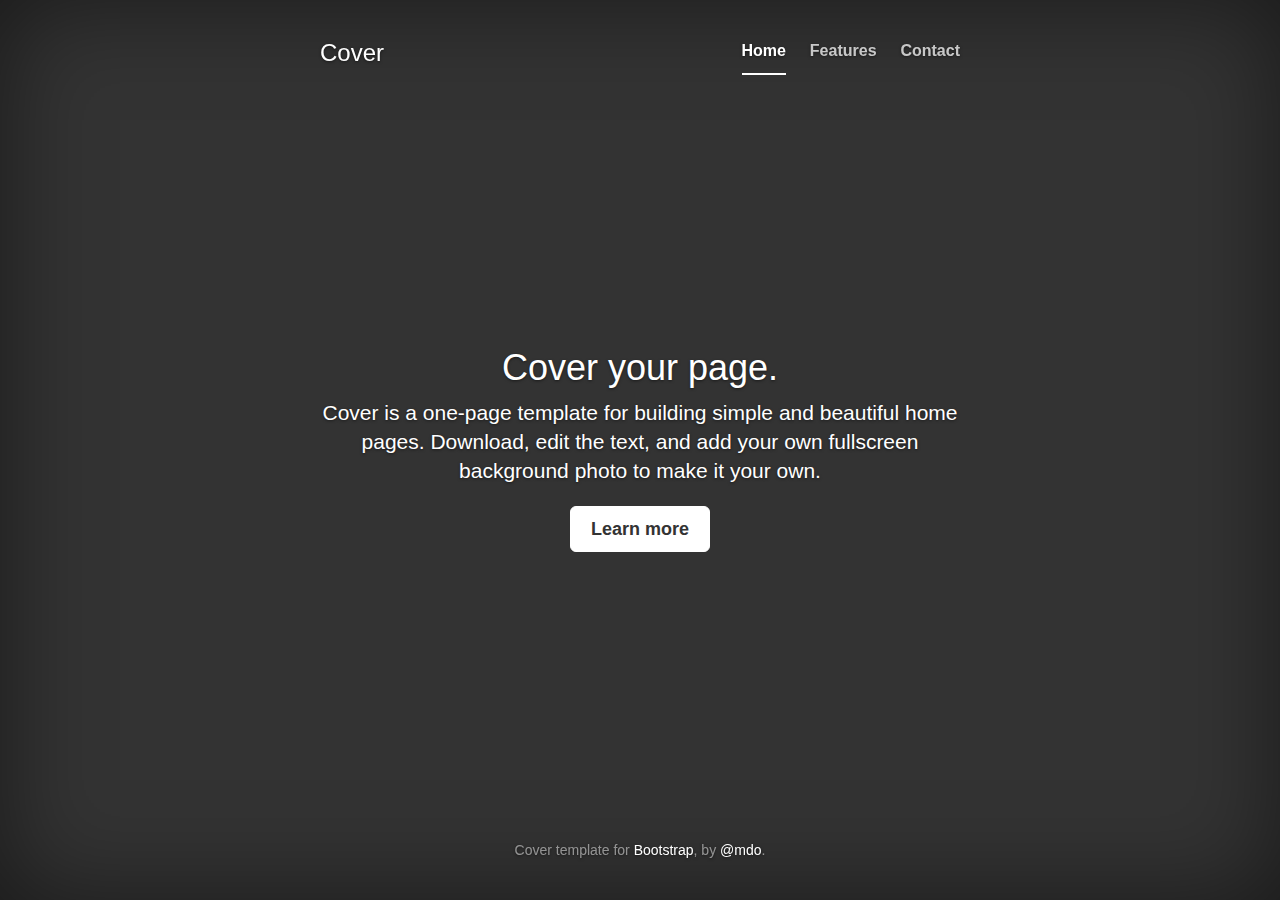
<file: index/bootstrap/bootstrap-3.3.7/docs/examples/cover/index.html>
<!DOCTYPE html>
<html lang="en">
  <head>
    <meta charset="utf-8">
    <meta http-equiv="X-UA-Compatible" content="IE=edge">
    <meta name="viewport" content="width=device-width, initial-scale=1">
    <!-- The above 3 meta tags *must* come first in the head; any other head content must come *after* these tags -->
    <meta name="description" content="">
    <meta name="author" content="">
    <link rel="icon" href="../../favicon.ico">

    <title>Cover Template for Bootstrap</title>

    <!-- Bootstrap core CSS -->
    <link href="../../dist/css/bootstrap.min.css" rel="stylesheet">

    <!-- IE10 viewport hack for Surface/desktop Windows 8 bug -->
    <link href="../../assets/css/ie10-viewport-bug-workaround.css" rel="stylesheet">

    <!-- Custom styles for this template -->
    <link href="cover.css" rel="stylesheet">

    <!-- Just for debugging purposes. Don't actually copy these 2 lines! -->
    <!--[if lt IE 9]><script src="../../assets/js/ie8-responsive-file-warning.js"></script><![endif]-->
    <script src="../../assets/js/ie-emulation-modes-warning.js"></script>

    <!-- HTML5 shim and Respond.js for IE8 support of HTML5 elements and media queries -->
    <!--[if lt IE 9]>
      <script src="https://oss.maxcdn.com/html5shiv/3.7.3/html5shiv.min.js"></script>
      <script src="https://oss.maxcdn.com/respond/1.4.2/respond.min.js"></script>
    <![endif]-->
  </head>

  <body>

    <div class="site-wrapper">

      <div class="site-wrapper-inner">

        <div class="cover-container">

          <div class="masthead clearfix">
            <div class="inner">
              <h3 class="masthead-brand">Cover</h3>
              <nav>
                <ul class="nav masthead-nav">
                  <li class="active"><a href="#">Home</a></li>
                  <li><a href="#">Features</a></li>
                  <li><a href="#">Contact</a></li>
                </ul>
              </nav>
            </div>
          </div>

          <div class="inner cover">
            <h1 class="cover-heading">Cover your page.</h1>
            <p class="lead">Cover is a one-page template for building simple and beautiful home pages. Download, edit the text, and add your own fullscreen background photo to make it your own.</p>
            <p class="lead">
              <a href="#" class="btn btn-lg btn-default">Learn more</a>
            </p>
          </div>

          <div class="mastfoot">
            <div class="inner">
              <p>Cover template for <a href="http://getbootstrap.com">Bootstrap</a>, by <a href="https://twitter.com/mdo">@mdo</a>.</p>
            </div>
          </div>

        </div>

      </div>

    </div>

    <!-- Bootstrap core JavaScript
    ================================================== -->
    <!-- Placed at the end of the document so the pages load faster -->
    <script src="https://ajax.googleapis.com/ajax/libs/jquery/1.12.4/jquery.min.js"></script>
    <script>window.jQuery || document.write('<script src="../../assets/js/vendor/jquery.min.js"><\/script>')</script>
    <script src="../../dist/js/bootstrap.min.js"></script>
    <!-- IE10 viewport hack for Surface/desktop Windows 8 bug -->
    <script src="../../assets/js/ie10-viewport-bug-workaround.js"></script>
  </body>
</html>
</file>
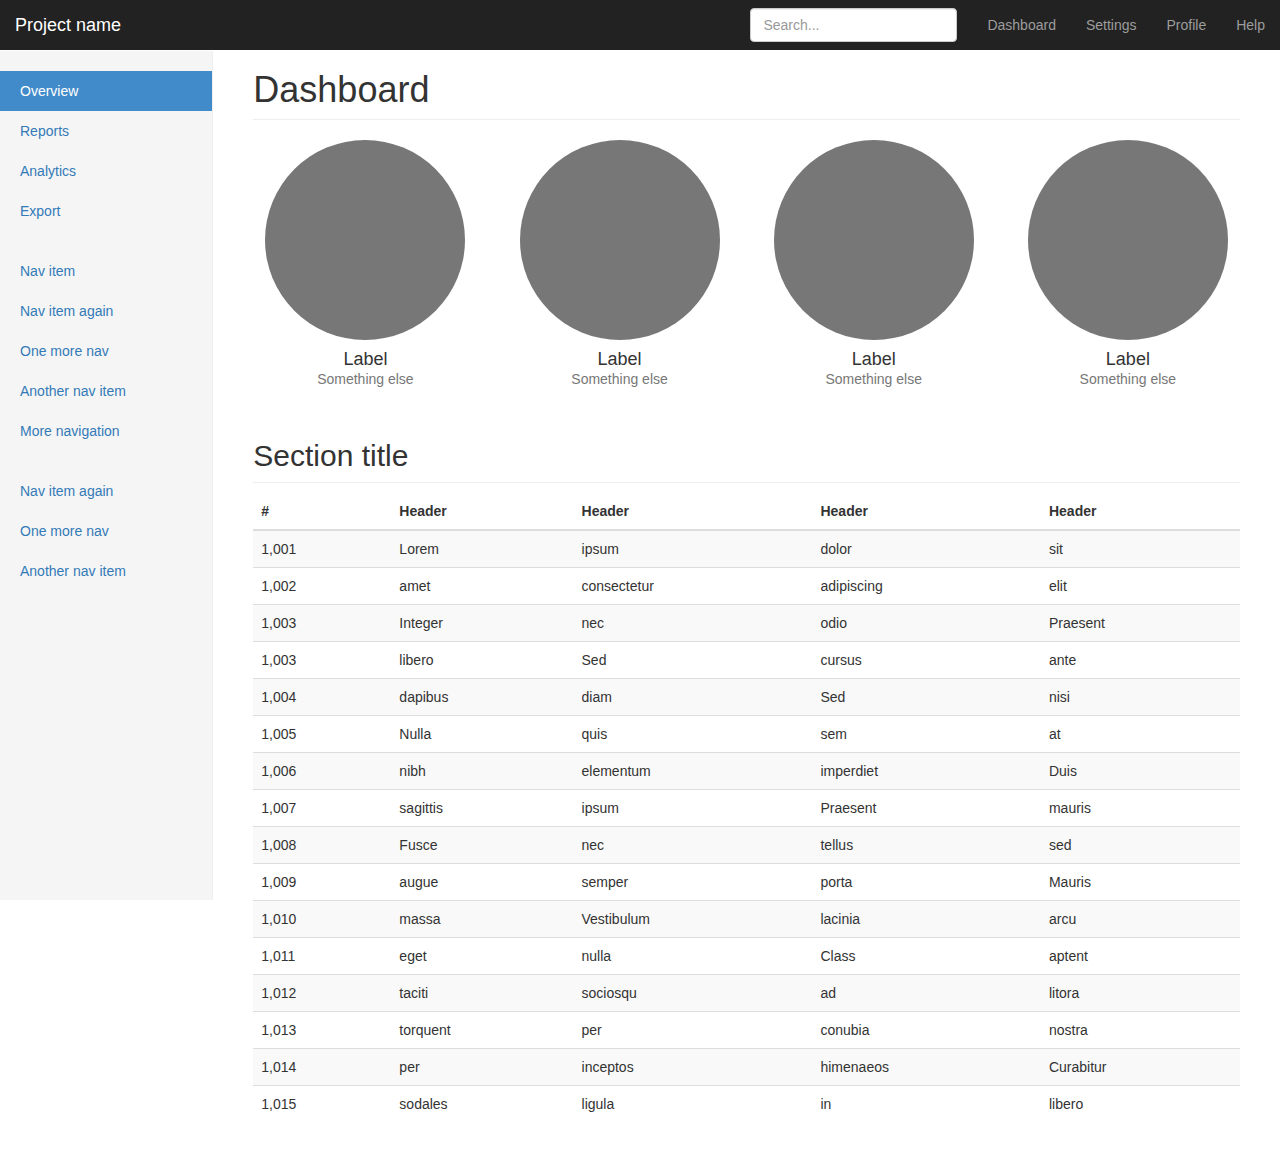
<file: index/bootstrap/bootstrap-3.3.7/docs/examples/dashboard/index.html>
<!DOCTYPE html>
<html lang="en">
  <head>
    <meta charset="utf-8">
    <meta http-equiv="X-UA-Compatible" content="IE=edge">
    <meta name="viewport" content="width=device-width, initial-scale=1">
    <!-- The above 3 meta tags *must* come first in the head; any other head content must come *after* these tags -->
    <meta name="description" content="">
    <meta name="author" content="">
    <link rel="icon" href="../../favicon.ico">

    <title>Dashboard Template for Bootstrap</title>

    <!-- Bootstrap core CSS -->
    <link href="../../dist/css/bootstrap.min.css" rel="stylesheet">

    <!-- IE10 viewport hack for Surface/desktop Windows 8 bug -->
    <link href="../../assets/css/ie10-viewport-bug-workaround.css" rel="stylesheet">

    <!-- Custom styles for this template -->
    <link href="dashboard.css" rel="stylesheet">

    <!-- Just for debugging purposes. Don't actually copy these 2 lines! -->
    <!--[if lt IE 9]><script src="../../assets/js/ie8-responsive-file-warning.js"></script><![endif]-->
    <script src="../../assets/js/ie-emulation-modes-warning.js"></script>

    <!-- HTML5 shim and Respond.js for IE8 support of HTML5 elements and media queries -->
    <!--[if lt IE 9]>
      <script src="https://oss.maxcdn.com/html5shiv/3.7.3/html5shiv.min.js"></script>
      <script src="https://oss.maxcdn.com/respond/1.4.2/respond.min.js"></script>
    <![endif]-->
  </head>

  <body>

    <nav class="navbar navbar-inverse navbar-fixed-top">
      <div class="container-fluid">
        <div class="navbar-header">
          <button type="button" class="navbar-toggle collapsed" data-toggle="collapse" data-target="#navbar" aria-expanded="false" aria-controls="navbar">
            <span class="sr-only">Toggle navigation</span>
            <span class="icon-bar"></span>
            <span class="icon-bar"></span>
            <span class="icon-bar"></span>
          </button>
          <a class="navbar-brand" href="#">Project name</a>
        </div>
        <div id="navbar" class="navbar-collapse collapse">
          <ul class="nav navbar-nav navbar-right">
            <li><a href="#">Dashboard</a></li>
            <li><a href="#">Settings</a></li>
            <li><a href="#">Profile</a></li>
            <li><a href="#">Help</a></li>
          </ul>
          <form class="navbar-form navbar-right">
            <input type="text" class="form-control" placeholder="Search...">
          </form>
        </div>
      </div>
    </nav>

    <div class="container-fluid">
      <div class="row">
        <div class="col-sm-3 col-md-2 sidebar">
          <ul class="nav nav-sidebar">
            <li class="active"><a href="#">Overview <span class="sr-only">(current)</span></a></li>
            <li><a href="#">Reports</a></li>
            <li><a href="#">Analytics</a></li>
            <li><a href="#">Export</a></li>
          </ul>
          <ul class="nav nav-sidebar">
            <li><a href="">Nav item</a></li>
            <li><a href="">Nav item again</a></li>
            <li><a href="">One more nav</a></li>
            <li><a href="">Another nav item</a></li>
            <li><a href="">More navigation</a></li>
          </ul>
          <ul class="nav nav-sidebar">
            <li><a href="">Nav item again</a></li>
            <li><a href="">One more nav</a></li>
            <li><a href="">Another nav item</a></li>
          </ul>
        </div>
        <div class="col-sm-9 col-sm-offset-3 col-md-10 col-md-offset-2 main">
          <h1 class="page-header">Dashboard</h1>

          <div class="row placeholders">
            <div class="col-xs-6 col-sm-3 placeholder">
              <img src="[data-uri]" width="200" height="200" class="img-responsive" alt="Generic placeholder thumbnail">
              <h4>Label</h4>
              <span class="text-muted">Something else</span>
            </div>
            <div class="col-xs-6 col-sm-3 placeholder">
              <img src="[data-uri]" width="200" height="200" class="img-responsive" alt="Generic placeholder thumbnail">
              <h4>Label</h4>
              <span class="text-muted">Something else</span>
            </div>
            <div class="col-xs-6 col-sm-3 placeholder">
              <img src="[data-uri]" width="200" height="200" class="img-responsive" alt="Generic placeholder thumbnail">
              <h4>Label</h4>
              <span class="text-muted">Something else</span>
            </div>
            <div class="col-xs-6 col-sm-3 placeholder">
              <img src="[data-uri]" width="200" height="200" class="img-responsive" alt="Generic placeholder thumbnail">
              <h4>Label</h4>
              <span class="text-muted">Something else</span>
            </div>
          </div>

          <h2 class="sub-header">Section title</h2>
          <div class="table-responsive">
            <table class="table table-striped">
              <thead>
                <tr>
                  <th>#</th>
                  <th>Header</th>
                  <th>Header</th>
                  <th>Header</th>
                  <th>Header</th>
                </tr>
              </thead>
              <tbody>
                <tr>
                  <td>1,001</td>
                  <td>Lorem</td>
                  <td>ipsum</td>
                  <td>dolor</td>
                  <td>sit</td>
                </tr>
                <tr>
                  <td>1,002</td>
                  <td>amet</td>
                  <td>consectetur</td>
                  <td>adipiscing</td>
                  <td>elit</td>
                </tr>
                <tr>
                  <td>1,003</td>
                  <td>Integer</td>
                  <td>nec</td>
                  <td>odio</td>
                  <td>Praesent</td>
                </tr>
                <tr>
                  <td>1,003</td>
                  <td>libero</td>
                  <td>Sed</td>
                  <td>cursus</td>
                  <td>ante</td>
                </tr>
                <tr>
                  <td>1,004</td>
                  <td>dapibus</td>
                  <td>diam</td>
                  <td>Sed</td>
                  <td>nisi</td>
                </tr>
                <tr>
                  <td>1,005</td>
                  <td>Nulla</td>
                  <td>quis</td>
                  <td>sem</td>
                  <td>at</td>
                </tr>
                <tr>
                  <td>1,006</td>
                  <td>nibh</td>
                  <td>elementum</td>
                  <td>imperdiet</td>
                  <td>Duis</td>
                </tr>
                <tr>
                  <td>1,007</td>
                  <td>sagittis</td>
                  <td>ipsum</td>
                  <td>Praesent</td>
                  <td>mauris</td>
                </tr>
                <tr>
                  <td>1,008</td>
                  <td>Fusce</td>
                  <td>nec</td>
                  <td>tellus</td>
                  <td>sed</td>
                </tr>
                <tr>
                  <td>1,009</td>
                  <td>augue</td>
                  <td>semper</td>
                  <td>porta</td>
                  <td>Mauris</td>
                </tr>
                <tr>
                  <td>1,010</td>
                  <td>massa</td>
                  <td>Vestibulum</td>
                  <td>lacinia</td>
                  <td>arcu</td>
                </tr>
                <tr>
                  <td>1,011</td>
                  <td>eget</td>
                  <td>nulla</td>
                  <td>Class</td>
                  <td>aptent</td>
                </tr>
                <tr>
                  <td>1,012</td>
                  <td>taciti</td>
                  <td>sociosqu</td>
                  <td>ad</td>
                  <td>litora</td>
                </tr>
                <tr>
                  <td>1,013</td>
                  <td>torquent</td>
                  <td>per</td>
                  <td>conubia</td>
                  <td>nostra</td>
                </tr>
                <tr>
                  <td>1,014</td>
                  <td>per</td>
                  <td>inceptos</td>
                  <td>himenaeos</td>
                  <td>Curabitur</td>
                </tr>
                <tr>
                  <td>1,015</td>
                  <td>sodales</td>
                  <td>ligula</td>
                  <td>in</td>
                  <td>libero</td>
                </tr>
              </tbody>
            </table>
          </div>
        </div>
      </div>
    </div>

    <!-- Bootstrap core JavaScript
    ================================================== -->
    <!-- Placed at the end of the document so the pages load faster -->
    <script src="https://ajax.googleapis.com/ajax/libs/jquery/1.12.4/jquery.min.js"></script>
    <script>window.jQuery || document.write('<script src="../../assets/js/vendor/jquery.min.js"><\/script>')</script>
    <script src="../../dist/js/bootstrap.min.js"></script>
    <!-- Just to make our placeholder images work. Don't actually copy the next line! -->
    <script src="../../assets/js/vendor/holder.min.js"></script>
    <!-- IE10 viewport hack for Surface/desktop Windows 8 bug -->
    <script src="../../assets/js/ie10-viewport-bug-workaround.js"></script>
  </body>
</html>
</file>
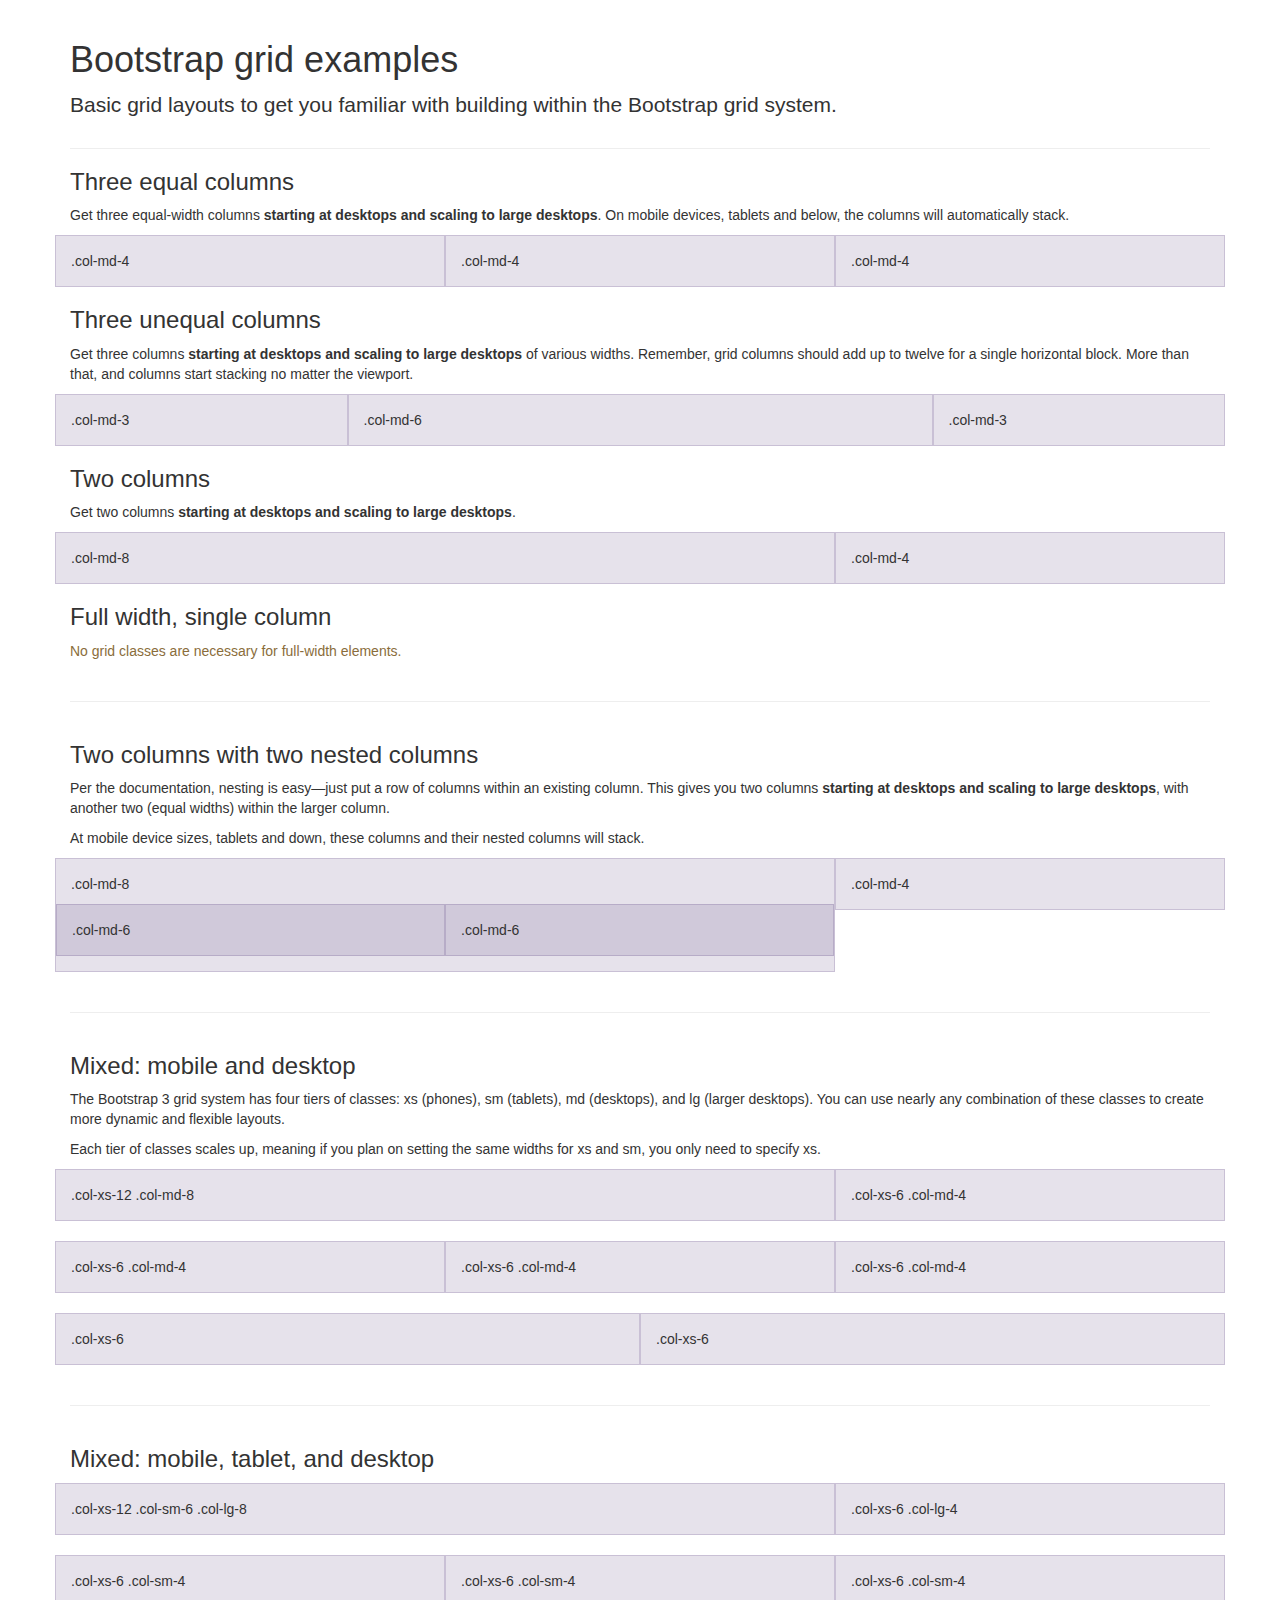
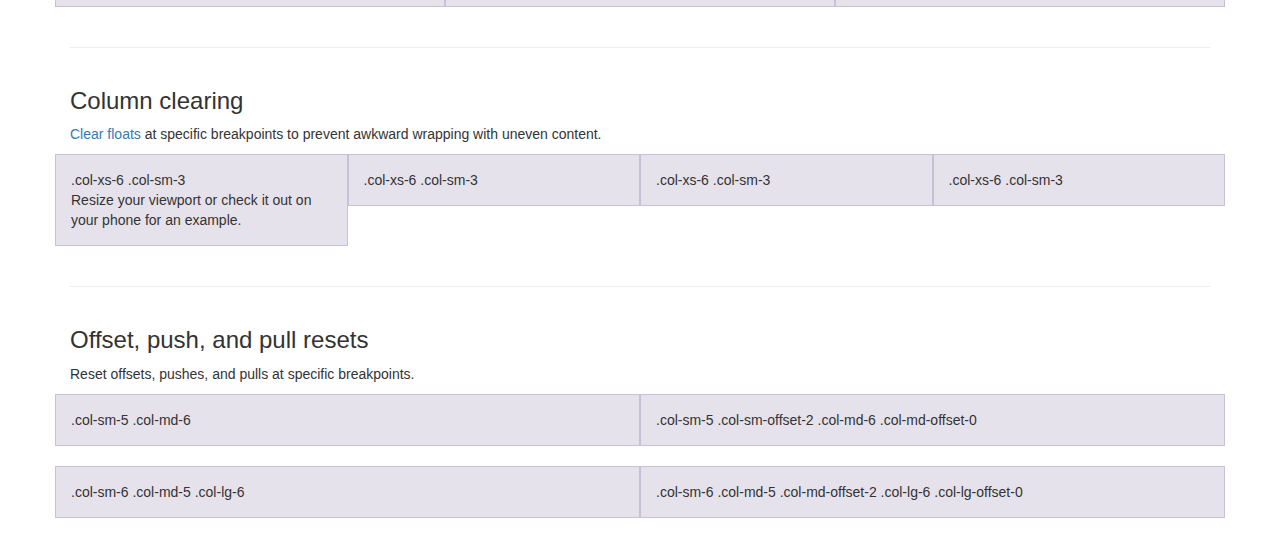
<file: index/bootstrap/bootstrap-3.3.7/docs/examples/grid/index.html>
<!DOCTYPE html>
<html lang="en">
  <head>
    <meta charset="utf-8">
    <meta http-equiv="X-UA-Compatible" content="IE=edge">
    <meta name="viewport" content="width=device-width, initial-scale=1">
    <!-- The above 3 meta tags *must* come first in the head; any other head content must come *after* these tags -->
    <meta name="description" content="">
    <meta name="author" content="">
    <link rel="icon" href="../../favicon.ico">

    <title>Grid Template for Bootstrap</title>

    <!-- Bootstrap core CSS -->
    <link href="../../dist/css/bootstrap.min.css" rel="stylesheet">

    <!-- IE10 viewport hack for Surface/desktop Windows 8 bug -->
    <link href="../../assets/css/ie10-viewport-bug-workaround.css" rel="stylesheet">

    <!-- Custom styles for this template -->
    <link href="grid.css" rel="stylesheet">

    <!-- Just for debugging purposes. Don't actually copy these 2 lines! -->
    <!--[if lt IE 9]><script src="../../assets/js/ie8-responsive-file-warning.js"></script><![endif]-->
    <script src="../../assets/js/ie-emulation-modes-warning.js"></script>

    <!-- HTML5 shim and Respond.js for IE8 support of HTML5 elements and media queries -->
    <!--[if lt IE 9]>
      <script src="https://oss.maxcdn.com/html5shiv/3.7.3/html5shiv.min.js"></script>
      <script src="https://oss.maxcdn.com/respond/1.4.2/respond.min.js"></script>
    <![endif]-->
  </head>

  <body>
    <div class="container">

      <div class="page-header">
        <h1>Bootstrap grid examples</h1>
        <p class="lead">Basic grid layouts to get you familiar with building within the Bootstrap grid system.</p>
      </div>

      <h3>Three equal columns</h3>
      <p>Get three equal-width columns <strong>starting at desktops and scaling to large desktops</strong>. On mobile devices, tablets and below, the columns will automatically stack.</p>
      <div class="row">
        <div class="col-md-4">.col-md-4</div>
        <div class="col-md-4">.col-md-4</div>
        <div class="col-md-4">.col-md-4</div>
      </div>

      <h3>Three unequal columns</h3>
      <p>Get three columns <strong>starting at desktops and scaling to large desktops</strong> of various widths. Remember, grid columns should add up to twelve for a single horizontal block. More than that, and columns start stacking no matter the viewport.</p>
      <div class="row">
        <div class="col-md-3">.col-md-3</div>
        <div class="col-md-6">.col-md-6</div>
        <div class="col-md-3">.col-md-3</div>
      </div>

      <h3>Two columns</h3>
      <p>Get two columns <strong>starting at desktops and scaling to large desktops</strong>.</p>
      <div class="row">
        <div class="col-md-8">.col-md-8</div>
        <div class="col-md-4">.col-md-4</div>
      </div>

      <h3>Full width, single column</h3>
      <p class="text-warning">No grid classes are necessary for full-width elements.</p>

      <hr>

      <h3>Two columns with two nested columns</h3>
      <p>Per the documentation, nesting is easy—just put a row of columns within an existing column. This gives you two columns <strong>starting at desktops and scaling to large desktops</strong>, with another two (equal widths) within the larger column.</p>
      <p>At mobile device sizes, tablets and down, these columns and their nested columns will stack.</p>
      <div class="row">
        <div class="col-md-8">
          .col-md-8
          <div class="row">
            <div class="col-md-6">.col-md-6</div>
            <div class="col-md-6">.col-md-6</div>
          </div>
        </div>
        <div class="col-md-4">.col-md-4</div>
      </div>

      <hr>

      <h3>Mixed: mobile and desktop</h3>
      <p>The Bootstrap 3 grid system has four tiers of classes: xs (phones), sm (tablets), md (desktops), and lg (larger desktops). You can use nearly any combination of these classes to create more dynamic and flexible layouts.</p>
      <p>Each tier of classes scales up, meaning if you plan on setting the same widths for xs and sm, you only need to specify xs.</p>
      <div class="row">
        <div class="col-xs-12 col-md-8">.col-xs-12 .col-md-8</div>
        <div class="col-xs-6 col-md-4">.col-xs-6 .col-md-4</div>
      </div>
      <div class="row">
        <div class="col-xs-6 col-md-4">.col-xs-6 .col-md-4</div>
        <div class="col-xs-6 col-md-4">.col-xs-6 .col-md-4</div>
        <div class="col-xs-6 col-md-4">.col-xs-6 .col-md-4</div>
      </div>
      <div class="row">
        <div class="col-xs-6">.col-xs-6</div>
        <div class="col-xs-6">.col-xs-6</div>
      </div>

      <hr>

      <h3>Mixed: mobile, tablet, and desktop</h3>
      <p></p>
      <div class="row">
        <div class="col-xs-12 col-sm-6 col-lg-8">.col-xs-12 .col-sm-6 .col-lg-8</div>
        <div class="col-xs-6 col-lg-4">.col-xs-6 .col-lg-4</div>
      </div>
      <div class="row">
        <div class="col-xs-6 col-sm-4">.col-xs-6 .col-sm-4</div>
        <div class="col-xs-6 col-sm-4">.col-xs-6 .col-sm-4</div>
        <div class="col-xs-6 col-sm-4">.col-xs-6 .col-sm-4</div>
      </div>

      <hr>

      <h3>Column clearing</h3>
      <p><a href="http://getbootstrap.com/css/#grid-responsive-resets">Clear floats</a> at specific breakpoints to prevent awkward wrapping with uneven content.</p>
      <div class="row">
        <div class="col-xs-6 col-sm-3">
          .col-xs-6 .col-sm-3
          <br>
          Resize your viewport or check it out on your phone for an example.
        </div>
        <div class="col-xs-6 col-sm-3">.col-xs-6 .col-sm-3</div>

        <!-- Add the extra clearfix for only the required viewport -->
        <div class="clearfix visible-xs"></div>

        <div class="col-xs-6 col-sm-3">.col-xs-6 .col-sm-3</div>
        <div class="col-xs-6 col-sm-3">.col-xs-6 .col-sm-3</div>
      </div>

      <hr>

      <h3>Offset, push, and pull resets</h3>
      <p>Reset offsets, pushes, and pulls at specific breakpoints.</p>
      <div class="row">
        <div class="col-sm-5 col-md-6">.col-sm-5 .col-md-6</div>
        <div class="col-sm-5 col-sm-offset-2 col-md-6 col-md-offset-0">.col-sm-5 .col-sm-offset-2 .col-md-6 .col-md-offset-0</div>
      </div>
      <div class="row">
        <div class="col-sm-6 col-md-5 col-lg-6">.col-sm-6 .col-md-5 .col-lg-6</div>
        <div class="col-sm-6 col-md-5 col-md-offset-2 col-lg-6 col-lg-offset-0">.col-sm-6 .col-md-5 .col-md-offset-2 .col-lg-6 .col-lg-offset-0</div>
      </div>


    </div> <!-- /container -->


    <!-- IE10 viewport hack for Surface/desktop Windows 8 bug -->
    <script src="../../assets/js/ie10-viewport-bug-workaround.js"></script>
  </body>
</html>
</file>
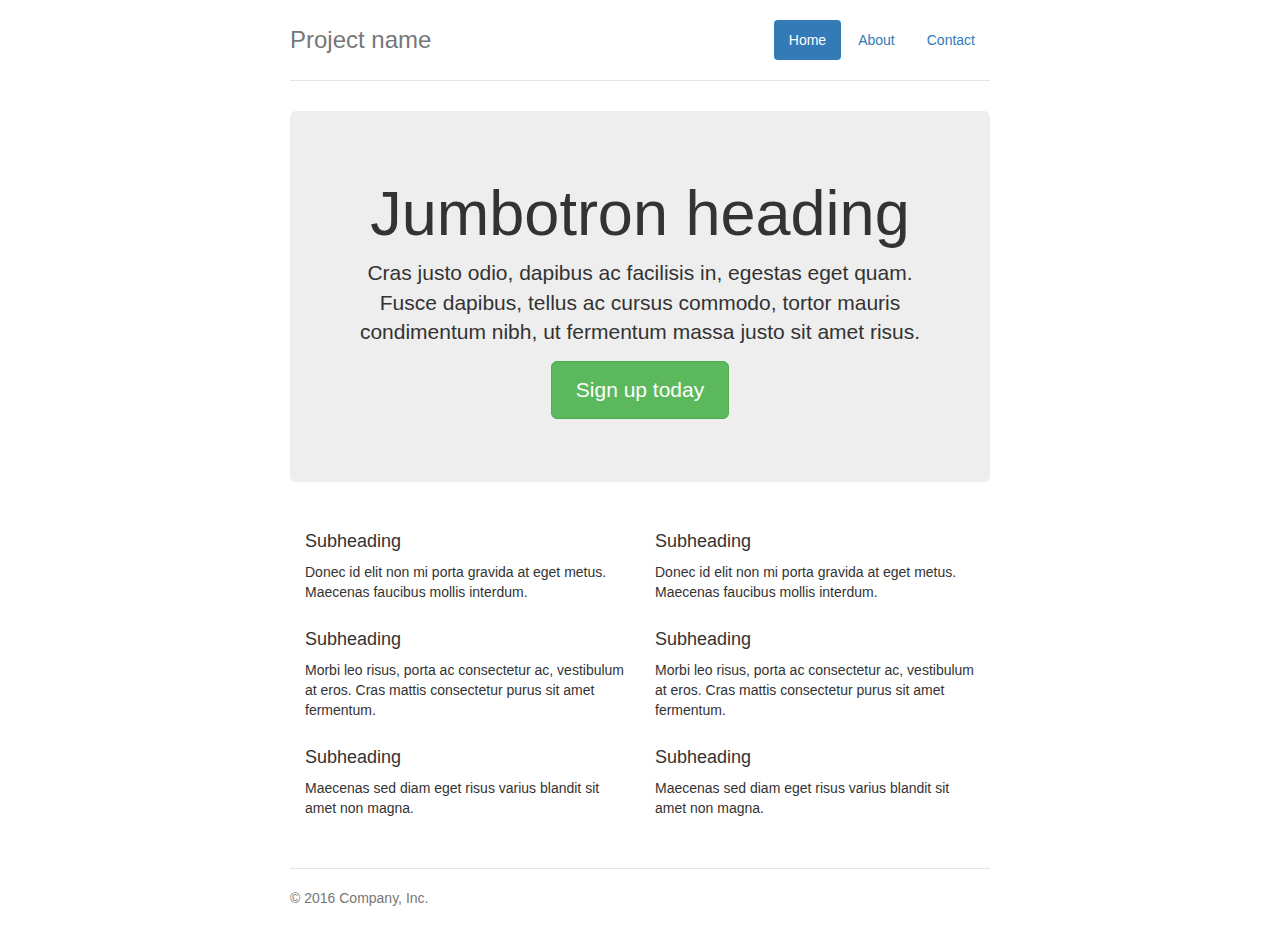
<file: index/bootstrap/bootstrap-3.3.7/docs/examples/jumbotron-narrow/index.html>
<!DOCTYPE html>
<html lang="en">
  <head>
    <meta charset="utf-8">
    <meta http-equiv="X-UA-Compatible" content="IE=edge">
    <meta name="viewport" content="width=device-width, initial-scale=1">
    <!-- The above 3 meta tags *must* come first in the head; any other head content must come *after* these tags -->
    <meta name="description" content="">
    <meta name="author" content="">
    <link rel="icon" href="../../favicon.ico">

    <title>Narrow Jumbotron Template for Bootstrap</title>

    <!-- Bootstrap core CSS -->
    <link href="../../dist/css/bootstrap.min.css" rel="stylesheet">

    <!-- IE10 viewport hack for Surface/desktop Windows 8 bug -->
    <link href="../../assets/css/ie10-viewport-bug-workaround.css" rel="stylesheet">

    <!-- Custom styles for this template -->
    <link href="jumbotron-narrow.css" rel="stylesheet">

    <!-- Just for debugging purposes. Don't actually copy these 2 lines! -->
    <!--[if lt IE 9]><script src="../../assets/js/ie8-responsive-file-warning.js"></script><![endif]-->
    <script src="../../assets/js/ie-emulation-modes-warning.js"></script>

    <!-- HTML5 shim and Respond.js for IE8 support of HTML5 elements and media queries -->
    <!--[if lt IE 9]>
      <script src="https://oss.maxcdn.com/html5shiv/3.7.3/html5shiv.min.js"></script>
      <script src="https://oss.maxcdn.com/respond/1.4.2/respond.min.js"></script>
    <![endif]-->
  </head>

  <body>

    <div class="container">
      <div class="header clearfix">
        <nav>
          <ul class="nav nav-pills pull-right">
            <li role="presentation" class="active"><a href="#">Home</a></li>
            <li role="presentation"><a href="#">About</a></li>
            <li role="presentation"><a href="#">Contact</a></li>
          </ul>
        </nav>
        <h3 class="text-muted">Project name</h3>
      </div>

      <div class="jumbotron">
        <h1>Jumbotron heading</h1>
        <p class="lead">Cras justo odio, dapibus ac facilisis in, egestas eget quam. Fusce dapibus, tellus ac cursus commodo, tortor mauris condimentum nibh, ut fermentum massa justo sit amet risus.</p>
        <p><a class="btn btn-lg btn-success" href="#" role="button">Sign up today</a></p>
      </div>

      <div class="row marketing">
        <div class="col-lg-6">
          <h4>Subheading</h4>
          <p>Donec id elit non mi porta gravida at eget metus. Maecenas faucibus mollis interdum.</p>

          <h4>Subheading</h4>
          <p>Morbi leo risus, porta ac consectetur ac, vestibulum at eros. Cras mattis consectetur purus sit amet fermentum.</p>

          <h4>Subheading</h4>
          <p>Maecenas sed diam eget risus varius blandit sit amet non magna.</p>
        </div>

        <div class="col-lg-6">
          <h4>Subheading</h4>
          <p>Donec id elit non mi porta gravida at eget metus. Maecenas faucibus mollis interdum.</p>

          <h4>Subheading</h4>
          <p>Morbi leo risus, porta ac consectetur ac, vestibulum at eros. Cras mattis consectetur purus sit amet fermentum.</p>

          <h4>Subheading</h4>
          <p>Maecenas sed diam eget risus varius blandit sit amet non magna.</p>
        </div>
      </div>

      <footer class="footer">
        <p>&copy; 2016 Company, Inc.</p>
      </footer>

    </div> <!-- /container -->


    <!-- IE10 viewport hack for Surface/desktop Windows 8 bug -->
    <script src="../../assets/js/ie10-viewport-bug-workaround.js"></script>
  </body>
</html>
</file>
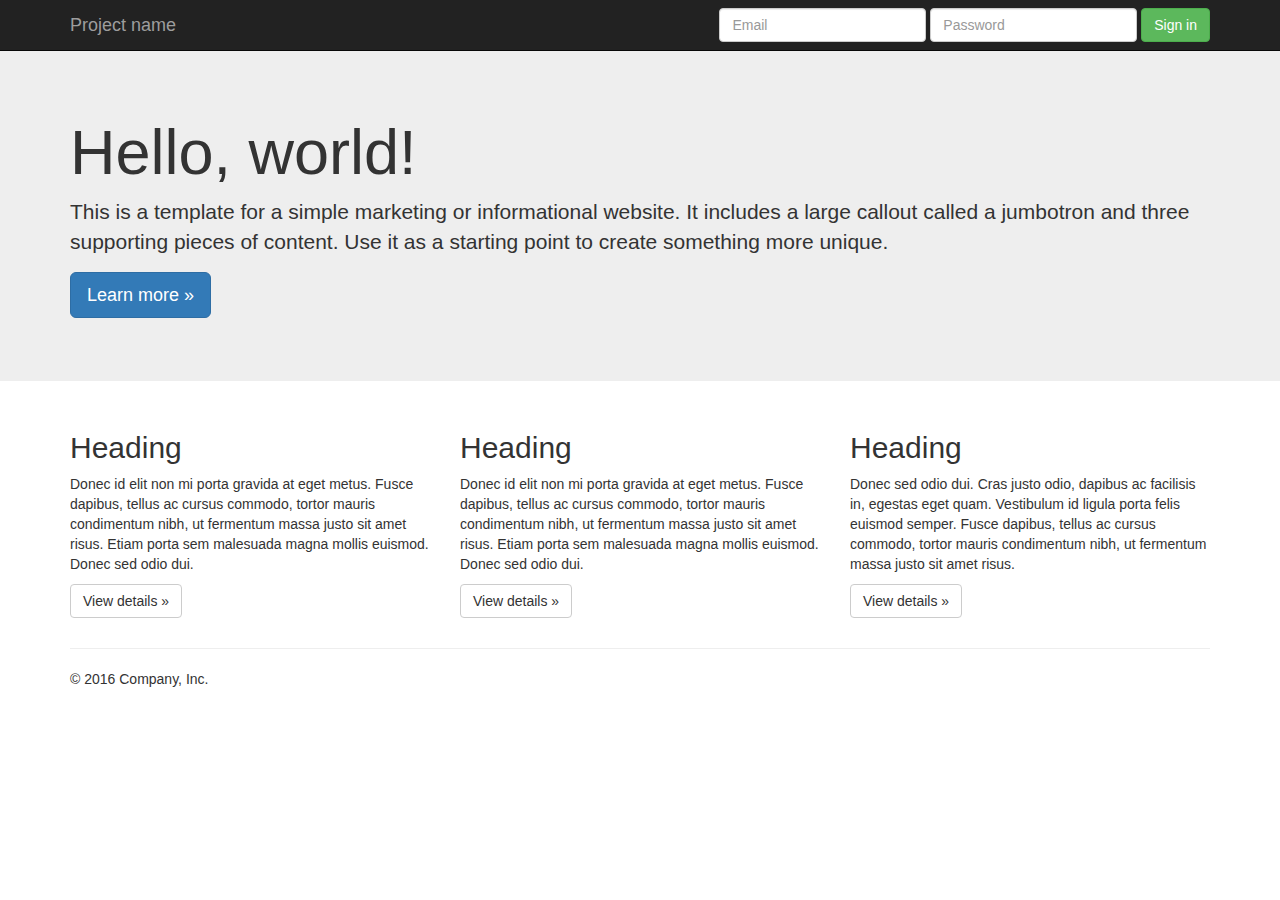
<file: index/bootstrap/bootstrap-3.3.7/docs/examples/jumbotron/index.html>
<!DOCTYPE html>
<html lang="en">
  <head>
    <meta charset="utf-8">
    <meta http-equiv="X-UA-Compatible" content="IE=edge">
    <meta name="viewport" content="width=device-width, initial-scale=1">
    <!-- The above 3 meta tags *must* come first in the head; any other head content must come *after* these tags -->
    <meta name="description" content="">
    <meta name="author" content="">
    <link rel="icon" href="../../favicon.ico">

    <title>Jumbotron Template for Bootstrap</title>

    <!-- Bootstrap core CSS -->
    <link href="../../dist/css/bootstrap.min.css" rel="stylesheet">

    <!-- IE10 viewport hack for Surface/desktop Windows 8 bug -->
    <link href="../../assets/css/ie10-viewport-bug-workaround.css" rel="stylesheet">

    <!-- Custom styles for this template -->
    <link href="jumbotron.css" rel="stylesheet">

    <!-- Just for debugging purposes. Don't actually copy these 2 lines! -->
    <!--[if lt IE 9]><script src="../../assets/js/ie8-responsive-file-warning.js"></script><![endif]-->
    <script src="../../assets/js/ie-emulation-modes-warning.js"></script>

    <!-- HTML5 shim and Respond.js for IE8 support of HTML5 elements and media queries -->
    <!--[if lt IE 9]>
      <script src="https://oss.maxcdn.com/html5shiv/3.7.3/html5shiv.min.js"></script>
      <script src="https://oss.maxcdn.com/respond/1.4.2/respond.min.js"></script>
    <![endif]-->
  </head>

  <body>

    <nav class="navbar navbar-inverse navbar-fixed-top">
      <div class="container">
        <div class="navbar-header">
          <button type="button" class="navbar-toggle collapsed" data-toggle="collapse" data-target="#navbar" aria-expanded="false" aria-controls="navbar">
            <span class="sr-only">Toggle navigation</span>
            <span class="icon-bar"></span>
            <span class="icon-bar"></span>
            <span class="icon-bar"></span>
          </button>
          <a class="navbar-brand" href="#">Project name</a>
        </div>
        <div id="navbar" class="navbar-collapse collapse">
          <form class="navbar-form navbar-right">
            <div class="form-group">
              <input type="text" placeholder="Email" class="form-control">
            </div>
            <div class="form-group">
              <input type="password" placeholder="Password" class="form-control">
            </div>
            <button type="submit" class="btn btn-success">Sign in</button>
          </form>
        </div><!--/.navbar-collapse -->
      </div>
    </nav>

    <!-- Main jumbotron for a primary marketing message or call to action -->
    <div class="jumbotron">
      <div class="container">
        <h1>Hello, world!</h1>
        <p>This is a template for a simple marketing or informational website. It includes a large callout called a jumbotron and three supporting pieces of content. Use it as a starting point to create something more unique.</p>
        <p><a class="btn btn-primary btn-lg" href="#" role="button">Learn more &raquo;</a></p>
      </div>
    </div>

    <div class="container">
      <!-- Example row of columns -->
      <div class="row">
        <div class="col-md-4">
          <h2>Heading</h2>
          <p>Donec id elit non mi porta gravida at eget metus. Fusce dapibus, tellus ac cursus commodo, tortor mauris condimentum nibh, ut fermentum massa justo sit amet risus. Etiam porta sem malesuada magna mollis euismod. Donec sed odio dui. </p>
          <p><a class="btn btn-default" href="#" role="button">View details &raquo;</a></p>
        </div>
        <div class="col-md-4">
          <h2>Heading</h2>
          <p>Donec id elit non mi porta gravida at eget metus. Fusce dapibus, tellus ac cursus commodo, tortor mauris condimentum nibh, ut fermentum massa justo sit amet risus. Etiam porta sem malesuada magna mollis euismod. Donec sed odio dui. </p>
          <p><a class="btn btn-default" href="#" role="button">View details &raquo;</a></p>
       </div>
        <div class="col-md-4">
          <h2>Heading</h2>
          <p>Donec sed odio dui. Cras justo odio, dapibus ac facilisis in, egestas eget quam. Vestibulum id ligula porta felis euismod semper. Fusce dapibus, tellus ac cursus commodo, tortor mauris condimentum nibh, ut fermentum massa justo sit amet risus.</p>
          <p><a class="btn btn-default" href="#" role="button">View details &raquo;</a></p>
        </div>
      </div>

      <hr>

      <footer>
        <p>&copy; 2016 Company, Inc.</p>
      </footer>
    </div> <!-- /container -->


    <!-- Bootstrap core JavaScript
    ================================================== -->
    <!-- Placed at the end of the document so the pages load faster -->
    <script src="https://ajax.googleapis.com/ajax/libs/jquery/1.12.4/jquery.min.js"></script>
    <script>window.jQuery || document.write('<script src="../../assets/js/vendor/jquery.min.js"><\/script>')</script>
    <script src="../../dist/js/bootstrap.min.js"></script>
    <!-- IE10 viewport hack for Surface/desktop Windows 8 bug -->
    <script src="../../assets/js/ie10-viewport-bug-workaround.js"></script>
  </body>
</html>
</file>
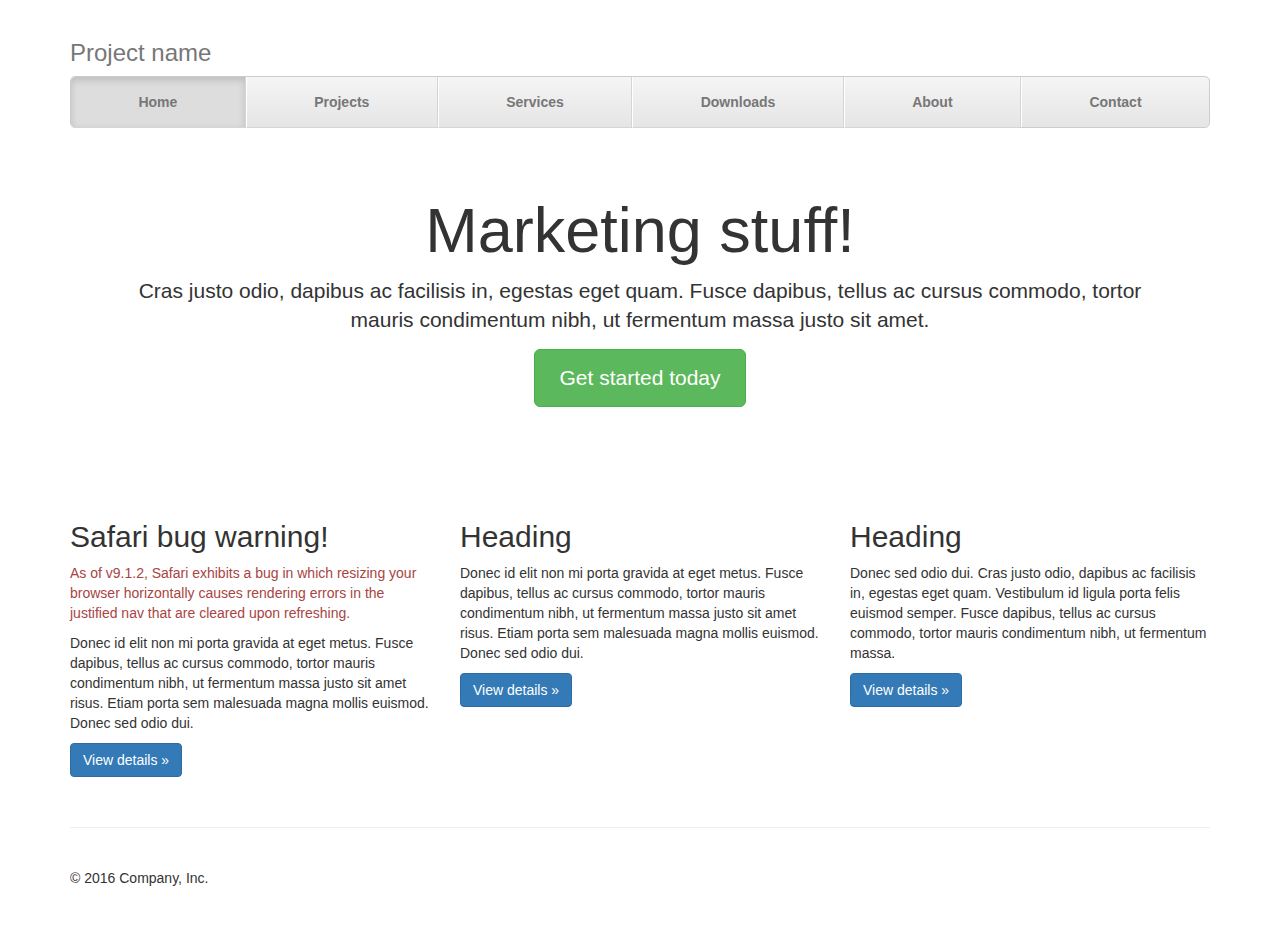
<file: index/bootstrap/bootstrap-3.3.7/docs/examples/justified-nav/index.html>
<!DOCTYPE html>
<html lang="en">
  <head>
    <meta charset="utf-8">
    <meta http-equiv="X-UA-Compatible" content="IE=edge">
    <meta name="viewport" content="width=device-width, initial-scale=1">
    <!-- The above 3 meta tags *must* come first in the head; any other head content must come *after* these tags -->
    <meta name="description" content="">
    <meta name="author" content="">
    <link rel="icon" href="../../favicon.ico">

    <title>Justified Nav Template for Bootstrap</title>

    <!-- Bootstrap core CSS -->
    <link href="../../dist/css/bootstrap.min.css" rel="stylesheet">

    <!-- IE10 viewport hack for Surface/desktop Windows 8 bug -->
    <link href="../../assets/css/ie10-viewport-bug-workaround.css" rel="stylesheet">

    <!-- Custom styles for this template -->
    <link href="justified-nav.css" rel="stylesheet">

    <!-- Just for debugging purposes. Don't actually copy these 2 lines! -->
    <!--[if lt IE 9]><script src="../../assets/js/ie8-responsive-file-warning.js"></script><![endif]-->
    <script src="../../assets/js/ie-emulation-modes-warning.js"></script>

    <!-- HTML5 shim and Respond.js for IE8 support of HTML5 elements and media queries -->
    <!--[if lt IE 9]>
      <script src="https://oss.maxcdn.com/html5shiv/3.7.3/html5shiv.min.js"></script>
      <script src="https://oss.maxcdn.com/respond/1.4.2/respond.min.js"></script>
    <![endif]-->
  </head>

  <body>

    <div class="container">

      <!-- The justified navigation menu is meant for single line per list item.
           Multiple lines will require custom code not provided by Bootstrap. -->
      <div class="masthead">
        <h3 class="text-muted">Project name</h3>
        <nav>
          <ul class="nav nav-justified">
            <li class="active"><a href="#">Home</a></li>
            <li><a href="#">Projects</a></li>
            <li><a href="#">Services</a></li>
            <li><a href="#">Downloads</a></li>
            <li><a href="#">About</a></li>
            <li><a href="#">Contact</a></li>
          </ul>
        </nav>
      </div>

      <!-- Jumbotron -->
      <div class="jumbotron">
        <h1>Marketing stuff!</h1>
        <p class="lead">Cras justo odio, dapibus ac facilisis in, egestas eget quam. Fusce dapibus, tellus ac cursus commodo, tortor mauris condimentum nibh, ut fermentum massa justo sit amet.</p>
        <p><a class="btn btn-lg btn-success" href="#" role="button">Get started today</a></p>
      </div>

      <!-- Example row of columns -->
      <div class="row">
        <div class="col-lg-4">
          <h2>Safari bug warning!</h2>
          <p class="text-danger">As of v9.1.2, Safari exhibits a bug in which resizing your browser horizontally causes rendering errors in the justified nav that are cleared upon refreshing.</p>
          <p>Donec id elit non mi porta gravida at eget metus. Fusce dapibus, tellus ac cursus commodo, tortor mauris condimentum nibh, ut fermentum massa justo sit amet risus. Etiam porta sem malesuada magna mollis euismod. Donec sed odio dui. </p>
          <p><a class="btn btn-primary" href="#" role="button">View details &raquo;</a></p>
        </div>
        <div class="col-lg-4">
          <h2>Heading</h2>
          <p>Donec id elit non mi porta gravida at eget metus. Fusce dapibus, tellus ac cursus commodo, tortor mauris condimentum nibh, ut fermentum massa justo sit amet risus. Etiam porta sem malesuada magna mollis euismod. Donec sed odio dui. </p>
          <p><a class="btn btn-primary" href="#" role="button">View details &raquo;</a></p>
       </div>
        <div class="col-lg-4">
          <h2>Heading</h2>
          <p>Donec sed odio dui. Cras justo odio, dapibus ac facilisis in, egestas eget quam. Vestibulum id ligula porta felis euismod semper. Fusce dapibus, tellus ac cursus commodo, tortor mauris condimentum nibh, ut fermentum massa.</p>
          <p><a class="btn btn-primary" href="#" role="button">View details &raquo;</a></p>
        </div>
      </div>

      <!-- Site footer -->
      <footer class="footer">
        <p>&copy; 2016 Company, Inc.</p>
      </footer>

    </div> <!-- /container -->


    <!-- IE10 viewport hack for Surface/desktop Windows 8 bug -->
    <script src="../../assets/js/ie10-viewport-bug-workaround.js"></script>
  </body>
</html>
</file>
<file: index/css/001.css>
* {
    margin: 0;
    padding: 0;
}
body{
    background-color: #fcfbf7;
}
.container .header .logo img:nth-child(1) {
    width: 40%;
    margin-top: 4%;
    margin-left: 3%;
    float: left;
}

.container .header .logo img:nth-child(2) {
    width: 7%;
    float: left;
    margin-top: 5%;
    margin-left: 47%;
}

.boss {
    position: absolute;
    width: 100%;
    height: 734px;
    background-color:#fff;
    left: -100%;
    transition: 0.5s;
    position: fixed;
    z-index: 999;
}

.button {
    width: 100%;
    height: 300px;
    position: absolute;
    bottom: 0;
    background-color: #fff;
}
.boss .bosstop a{
    color: #000;
    text-decoration: none;
}
.boss .bosstop div:nth-child(1) {
    width: 49%;
    line-height: 50px;
    border: 1px #000 solid;
    float: left;
    font-size: 22px;
    font-weight: 300;
    text-align: center;
}

.boss .bosstop div:nth-child(2) {
    width: 49%;
    line-height: 50px;
    border: 1px #000 solid;
    float: right;
    font-size: 22px;
     font-weight: 300;
    text-align: center;
}

.boss .bosstop div:nth-child(3) {
    width: 99%;
    line-height: 50px;
    border-top: 1px #000 solid;
    border-bottom: 1px #000 solid;
    font-size: 22px;
     font-weight: 300;
    text-align: center;
}

.boss .bosstop div:nth-child(4) {
    width: 99%;
    line-height: 50px;
    border-bottom: 1px #000 solid;
    font-size: 22px;
   font-weight: 300;
    text-align: center;
}

.boss .bosstop div:nth-child(5) {
    width: 99%;
    line-height: 50px;
    border-bottom: 1px #000 solid;
    font-size: 22px;
     font-weight: 300;
    text-align: center;
}

.boss .bosstop div:nth-child(6) {
    width: 99%;
    line-height: 50px;
    border-bottom: 1px #000 solid;
    font-size: 22px;
  font-weight: 300;
    text-align: center;
}

.swiper-container {
    width: 100%;
    height: 100%;
}

.swiper-slide {
    text-align: center;
    font-size: 18px;
    background: #fff;
    /* Center slide text vertically */
    display: -webkit-box;
    display: -ms-flexbox;
    display: -webkit-flex;
    display: flex;
    -webkit-box-pack: center;
    -ms-flex-pack: center;
    -webkit-justify-content: center;
    justify-content: center;
    -webkit-box-align: center;
    -ms-flex-align: center;
    -webkit-align-items: center;
    align-items: center;
}
.banner img{
    width: 100%;
    margin-top: 5%;
}
.main h2{
    margin-top: 5%;
    margin-left: 8%;
    font-weight: 100;
}
.main-left{
    width: 90%;
    margin: auto;
    overflow: hidden;
    margin-top: 5%;
}
.col-md-6{
    width: 50%;
    float: left;
}
.col-md-6 img{
    width: 100%;
    margin-bottom: 5%;
}
.main2 h2{
    margin-top: 5%;
    margin-left: 8%;
    font-weight: 100;
}
.main2 .col-md-6{
    text-align: center;
}
.main2 .col-md-6 p{
    font-size: 12px;
    color: #000;
    font-weight: 700;
}
.main2 .col-md-6 span{
    font-size: 18px;
}
.main3{
    width: 100%;
    overflow: hidden;
    clear: both;
}
.main3 img{
    width: 100%;
}
.main4 h2{
    margin-top: 5%;
    margin-left: 8%;
    font-weight: 100;
    margin-bottom: 5%;
}
.main4{
    margin-top: 5%;
}
.main4 .col-md-12{
    width: 100%;
}
.main4 .col-md-12 img{
    width: 100%;
    height: 300px;
}
.main4 .col-md-12 p{
    text-align: center;
    font-size: 16px;
}
.footer{
    margin-top: 5%;
    width: 100%;
    height: 30px;
    background-color: #000;
}
</file>
<file: index/bootstrap/bootstrap-3.3.7/docs/examples/blog/blog.css>
/*
 * Globals
 */

body {
  font-family: Georgia, "Times New Roman", Times, serif;
  color: #555;
}

h1, .h1,
h2, .h2,
h3, .h3,
h4, .h4,
h5, .h5,
h6, .h6 {
  margin-top: 0;
  font-family: "Helvetica Neue", Helvetica, Arial, sans-serif;
  font-weight: normal;
  color: #333;
}


/*
 * Override Bootstrap's default container.
 */

@media (min-width: 1200px) {
  .container {
    width: 970px;
  }
}


/*
 * Masthead for nav
 */

.blog-masthead {
  background-color: #428bca;
  -webkit-box-shadow: inset 0 -2px 5px rgba(0,0,0,.1);
          box-shadow: inset 0 -2px 5px rgba(0,0,0,.1);
}

/* Nav links */
.blog-nav-item {
  position: relative;
  display: inline-block;
  padding: 10px;
  font-weight: 500;
  color: #cdddeb;
}
.blog-nav-item:hover,
.blog-nav-item:focus {
  color: #fff;
  text-decoration: none;
}

/* Active state gets a caret at the bottom */
.blog-nav .active {
  color: #fff;
}
.blog-nav .active:after {
  position: absolute;
  bottom: 0;
  left: 50%;
  width: 0;
  height: 0;
  margin-left: -5px;
  vertical-align: middle;
  content: " ";
  border-right: 5px solid transparent;
  border-bottom: 5px solid;
  border-left: 5px solid transparent;
}


/*
 * Blog name and description
 */

.blog-header {
  padding-top: 20px;
  padding-bottom: 20px;
}
.blog-title {
  margin-top: 30px;
  margin-bottom: 0;
  font-size: 60px;
  font-weight: normal;
}
.blog-description {
  font-size: 20px;
  color: #999;
}


/*
 * Main column and sidebar layout
 */

.blog-main {
  font-size: 18px;
  line-height: 1.5;
}

/* Sidebar modules for boxing content */
.sidebar-module {
  padding: 15px;
  margin: 0 -15px 15px;
}
.sidebar-module-inset {
  padding: 15px;
  background-color: #f5f5f5;
  border-radius: 4px;
}
.sidebar-module-inset p:last-child,
.sidebar-module-inset ul:last-child,
.sidebar-module-inset ol:last-child {
  margin-bottom: 0;
}


/* Pagination */
.pager {
  margin-bottom: 60px;
  text-align: left;
}
.pager > li > a {
  width: 140px;
  padding: 10px 20px;
  text-align: center;
  border-radius: 30px;
}


/*
 * Blog posts
 */

.blog-post {
  margin-bottom: 60px;
}
.blog-post-title {
  margin-bottom: 5px;
  font-size: 40px;
}
.blog-post-meta {
  margin-bottom: 20px;
  color: #999;
}


/*
 * Footer
 */

.blog-footer {
  padding: 40px 0;
  color: #999;
  text-align: center;
  background-color: #f9f9f9;
  border-top: 1px solid #e5e5e5;
}
.blog-footer p:last-child {
  margin-bottom: 0;
}
</file>
<file: index/bootstrap/bootstrap-3.3.7/docs/examples/carousel/carousel.css>
/* GLOBAL STYLES
-------------------------------------------------- */
/* Padding below the footer and lighter body text */

body {
  padding-bottom: 40px;
  color: #5a5a5a;
}


/* CUSTOMIZE THE NAVBAR
-------------------------------------------------- */

/* Special class on .container surrounding .navbar, used for positioning it into place. */
.navbar-wrapper {
  position: absolute;
  top: 0;
  right: 0;
  left: 0;
  z-index: 20;
}

/* Flip around the padding for proper display in narrow viewports */
.navbar-wrapper > .container {
  padding-right: 0;
  padding-left: 0;
}
.navbar-wrapper .navbar {
  padding-right: 15px;
  padding-left: 15px;
}
.navbar-wrapper .navbar .container {
  width: auto;
}


/* CUSTOMIZE THE CAROUSEL
-------------------------------------------------- */

/* Carousel base class */
.carousel {
  height: 500px;
  margin-bottom: 60px;
}
/* Since positioning the image, we need to help out the caption */
.carousel-caption {
  z-index: 10;
}

/* Declare heights because of positioning of img element */
.carousel .item {
  height: 500px;
  background-color: #777;
}
.carousel-inner > .item > img {
  position: absolute;
  top: 0;
  left: 0;
  min-width: 100%;
  height: 500px;
}


/* MARKETING CONTENT
-------------------------------------------------- */

/* Center align the text within the three columns below the carousel */
.marketing .col-lg-4 {
  margin-bottom: 20px;
  text-align: center;
}
.marketing h2 {
  font-weight: normal;
}
.marketing .col-lg-4 p {
  margin-right: 10px;
  margin-left: 10px;
}


/* Featurettes
------------------------- */

.featurette-divider {
  margin: 80px 0; /* Space out the Bootstrap <hr> more */
}

/* Thin out the marketing headings */
.featurette-heading {
  font-weight: 300;
  line-height: 1;
  letter-spacing: -1px;
}


/* RESPONSIVE CSS
-------------------------------------------------- */

@media (min-width: 768px) {
  /* Navbar positioning foo */
  .navbar-wrapper {
    margin-top: 20px;
  }
  .navbar-wrapper .container {
    padding-right: 15px;
    padding-left: 15px;
  }
  .navbar-wrapper .navbar {
    padding-right: 0;
    padding-left: 0;
  }

  /* The navbar becomes detached from the top, so we round the corners */
  .navbar-wrapper .navbar {
    border-radius: 4px;
  }

  /* Bump up size of carousel content */
  .carousel-caption p {
    margin-bottom: 20px;
    font-size: 21px;
    line-height: 1.4;
  }

  .featurette-heading {
    font-size: 50px;
  }
}

@media (min-width: 992px) {
  .featurette-heading {
    margin-top: 120px;
  }
}
</file>
<file: index/bootstrap/bootstrap-3.3.7/docs/examples/cover/cover.css>
/*
 * Globals
 */

/* Links */
a,
a:focus,
a:hover {
  color: #fff;
}

/* Custom default button */
.btn-default,
.btn-default:hover,
.btn-default:focus {
  color: #333;
  text-shadow: none; /* Prevent inheritance from `body` */
  background-color: #fff;
  border: 1px solid #fff;
}


/*
 * Base structure
 */

html,
body {
  height: 100%;
  background-color: #333;
}
body {
  color: #fff;
  text-align: center;
  text-shadow: 0 1px 3px rgba(0,0,0,.5);
}

/* Extra markup and styles for table-esque vertical and horizontal centering */
.site-wrapper {
  display: table;
  width: 100%;
  height: 100%; /* For at least Firefox */
  min-height: 100%;
  -webkit-box-shadow: inset 0 0 100px rgba(0,0,0,.5);
          box-shadow: inset 0 0 100px rgba(0,0,0,.5);
}
.site-wrapper-inner {
  display: table-cell;
  vertical-align: top;
}
.cover-container {
  margin-right: auto;
  margin-left: auto;
}

/* Padding for spacing */
.inner {
  padding: 30px;
}


/*
 * Header
 */
.masthead-brand {
  margin-top: 10px;
  margin-bottom: 10px;
}

.masthead-nav > li {
  display: inline-block;
}
.masthead-nav > li + li {
  margin-left: 20px;
}
.masthead-nav > li > a {
  padding-right: 0;
  padding-left: 0;
  font-size: 16px;
  font-weight: bold;
  color: #fff; /* IE8 proofing */
  color: rgba(255,255,255,.75);
  border-bottom: 2px solid transparent;
}
.masthead-nav > li > a:hover,
.masthead-nav > li > a:focus {
  background-color: transparent;
  border-bottom-color: #a9a9a9;
  border-bottom-color: rgba(255,255,255,.25);
}
.masthead-nav > .active > a,
.masthead-nav > .active > a:hover,
.masthead-nav > .active > a:focus {
  color: #fff;
  border-bottom-color: #fff;
}

@media (min-width: 768px) {
  .masthead-brand {
    float: left;
  }
  .masthead-nav {
    float: right;
  }
}


/*
 * Cover
 */

.cover {
  padding: 0 20px;
}
.cover .btn-lg {
  padding: 10px 20px;
  font-weight: bold;
}


/*
 * Footer
 */

.mastfoot {
  color: #999; /* IE8 proofing */
  color: rgba(255,255,255,.5);
}


/*
 * Affix and center
 */

@media (min-width: 768px) {
  /* Pull out the header and footer */
  .masthead {
    position: fixed;
    top: 0;
  }
  .mastfoot {
    position: fixed;
    bottom: 0;
  }
  /* Start the vertical centering */
  .site-wrapper-inner {
    vertical-align: middle;
  }
  /* Handle the widths */
  .masthead,
  .mastfoot,
  .cover-container {
    width: 100%; /* Must be percentage or pixels for horizontal alignment */
  }
}

@media (min-width: 992px) {
  .masthead,
  .mastfoot,
  .cover-container {
    width: 700px;
  }
}
</file>
<file: index/bootstrap/bootstrap-3.3.7/docs/examples/dashboard/dashboard.css>
/*
 * Base structure
 */

/* Move down content because we have a fixed navbar that is 50px tall */
body {
  padding-top: 50px;
}


/*
 * Global add-ons
 */

.sub-header {
  padding-bottom: 10px;
  border-bottom: 1px solid #eee;
}

/*
 * Top navigation
 * Hide default border to remove 1px line.
 */
.navbar-fixed-top {
  border: 0;
}

/*
 * Sidebar
 */

/* Hide for mobile, show later */
.sidebar {
  display: none;
}
@media (min-width: 768px) {
  .sidebar {
    position: fixed;
    top: 51px;
    bottom: 0;
    left: 0;
    z-index: 1000;
    display: block;
    padding: 20px;
    overflow-x: hidden;
    overflow-y: auto; /* Scrollable contents if viewport is shorter than content. */
    background-color: #f5f5f5;
    border-right: 1px solid #eee;
  }
}

/* Sidebar navigation */
.nav-sidebar {
  margin-right: -21px; /* 20px padding + 1px border */
  margin-bottom: 20px;
  margin-left: -20px;
}
.nav-sidebar > li > a {
  padding-right: 20px;
  padding-left: 20px;
}
.nav-sidebar > .active > a,
.nav-sidebar > .active > a:hover,
.nav-sidebar > .active > a:focus {
  color: #fff;
  background-color: #428bca;
}


/*
 * Main content
 */

.main {
  padding: 20px;
}
@media (min-width: 768px) {
  .main {
    padding-right: 40px;
    padding-left: 40px;
  }
}
.main .page-header {
  margin-top: 0;
}


/*
 * Placeholder dashboard ideas
 */

.placeholders {
  margin-bottom: 30px;
  text-align: center;
}
.placeholders h4 {
  margin-bottom: 0;
}
.placeholder {
  margin-bottom: 20px;
}
.placeholder img {
  display: inline-block;
  border-radius: 50%;
}
</file>
<file: index/bootstrap/bootstrap-3.3.7/docs/examples/grid/grid.css>
h4 {
  margin-top: 25px;
}
.row {
  margin-bottom: 20px;
}
.row .row {
  margin-top: 10px;
  margin-bottom: 0;
}
[class*="col-"] {
  padding-top: 15px;
  padding-bottom: 15px;
  background-color: #eee;
  background-color: rgba(86,61,124,.15);
  border: 1px solid #ddd;
  border: 1px solid rgba(86,61,124,.2);
}

hr {
  margin-top: 40px;
  margin-bottom: 40px;
}
</file>
<file: index/bootstrap/bootstrap-3.3.7/docs/examples/jumbotron-narrow/jumbotron-narrow.css>
/* Space out content a bit */
body {
  padding-top: 20px;
  padding-bottom: 20px;
}

/* Everything but the jumbotron gets side spacing for mobile first views */
.header,
.marketing,
.footer {
  padding-right: 15px;
  padding-left: 15px;
}

/* Custom page header */
.header {
  padding-bottom: 20px;
  border-bottom: 1px solid #e5e5e5;
}
/* Make the masthead heading the same height as the navigation */
.header h3 {
  margin-top: 0;
  margin-bottom: 0;
  line-height: 40px;
}

/* Custom page footer */
.footer {
  padding-top: 19px;
  color: #777;
  border-top: 1px solid #e5e5e5;
}

/* Customize container */
@media (min-width: 768px) {
  .container {
    max-width: 730px;
  }
}
.container-narrow > hr {
  margin: 30px 0;
}

/* Main marketing message and sign up button */
.jumbotron {
  text-align: center;
  border-bottom: 1px solid #e5e5e5;
}
.jumbotron .btn {
  padding: 14px 24px;
  font-size: 21px;
}

/* Supporting marketing content */
.marketing {
  margin: 40px 0;
}
.marketing p + h4 {
  margin-top: 28px;
}

/* Responsive: Portrait tablets and up */
@media screen and (min-width: 768px) {
  /* Remove the padding we set earlier */
  .header,
  .marketing,
  .footer {
    padding-right: 0;
    padding-left: 0;
  }
  /* Space out the masthead */
  .header {
    margin-bottom: 30px;
  }
  /* Remove the bottom border on the jumbotron for visual effect */
  .jumbotron {
    border-bottom: 0;
  }
}
</file>
<file: index/bootstrap/bootstrap-3.3.7/docs/examples/jumbotron/jumbotron.css>
/* Move down content because we have a fixed navbar that is 50px tall */
body {
  padding-top: 50px;
  padding-bottom: 20px;
}
</file>
<file: index/bootstrap/bootstrap-3.3.7/docs/examples/justified-nav/justified-nav.css>
body {
  padding-top: 20px;
}

.footer {
  padding-top: 40px;
  padding-bottom: 40px;
  margin-top: 40px;
  border-top: 1px solid #eee;
}

/* Main marketing message and sign up button */
.jumbotron {
  text-align: center;
  background-color: transparent;
}
.jumbotron .btn {
  padding: 14px 24px;
  font-size: 21px;
}

/* Customize the nav-justified links to be fill the entire space of the .navbar */

.nav-justified {
  background-color: #eee;
  border: 1px solid #ccc;
  border-radius: 5px;
}
.nav-justified > li > a {
  padding-top: 15px;
  padding-bottom: 15px;
  margin-bottom: 0;
  font-weight: bold;
  color: #777;
  text-align: center;
  background-color: #e5e5e5; /* Old browsers */
  background-image: -webkit-gradient(linear, left top, left bottom, from(#f5f5f5), to(#e5e5e5));
  background-image: -webkit-linear-gradient(top, #f5f5f5 0%, #e5e5e5 100%);
  background-image:      -o-linear-gradient(top, #f5f5f5 0%, #e5e5e5 100%);
  background-image:         linear-gradient(to bottom, #f5f5f5 0%,#e5e5e5 100%);
  filter: progid:DXImageTransform.Microsoft.gradient( startColorstr='#f5f5f5', endColorstr='#e5e5e5',GradientType=0 ); /* IE6-9 */
  background-repeat: repeat-x; /* Repeat the gradient */
  border-bottom: 1px solid #d5d5d5;
}
.nav-justified > .active > a,
.nav-justified > .active > a:hover,
.nav-justified > .active > a:focus {
  background-color: #ddd;
  background-image: none;
  -webkit-box-shadow: inset 0 3px 7px rgba(0,0,0,.15);
          box-shadow: inset 0 3px 7px rgba(0,0,0,.15);
}
.nav-justified > li:first-child > a {
  border-radius: 5px 5px 0 0;
}
.nav-justified > li:last-child > a {
  border-bottom: 0;
  border-radius: 0 0 5px 5px;
}

@media (min-width: 768px) {
  .nav-justified {
    max-height: 52px;
  }
  .nav-justified > li > a {
    border-right: 1px solid #d5d5d5;
    border-left: 1px solid #fff;
  }
  .nav-justified > li:first-child > a {
    border-left: 0;
    border-radius: 5px 0 0 5px;
  }
  .nav-justified > li:last-child > a {
    border-right: 0;
    border-radius: 0 5px 5px 0;
  }
}

/* Responsive: Portrait tablets and up */
@media screen and (min-width: 768px) {
  /* Remove the padding we set earlier */
  .masthead,
  .marketing,
  .footer {
    padding-right: 0;
    padding-left: 0;
  }
}
</file>
<file: index/bootstrap/bootstrap-3.3.7/js/tests/vendor/qunit.css>
/*!
 * QUnit 1.22.0
 * https://qunitjs.com/
 *
 * Copyright jQuery Foundation and other contributors
 * Released under the MIT license
 * https://jquery.org/license
 *
 * Date: 2016-02-23T15:57Z
 */

/** Font Family and Sizes */

#qunit-tests, #qunit-header, #qunit-banner, #qunit-testrunner-toolbar, #qunit-filteredTest, #qunit-userAgent, #qunit-testresult {
	font-family: "Helvetica Neue Light", "HelveticaNeue-Light", "Helvetica Neue", Calibri, Helvetica, Arial, sans-serif;
}

#qunit-testrunner-toolbar, #qunit-filteredTest, #qunit-userAgent, #qunit-testresult, #qunit-tests li { font-size: small; }
#qunit-tests { font-size: smaller; }


/** Resets */

#qunit-tests, #qunit-header, #qunit-banner, #qunit-filteredTest, #qunit-userAgent, #qunit-testresult, #qunit-modulefilter {
	margin: 0;
	padding: 0;
}


/** Header */

#qunit-header {
	padding: 0.5em 0 0.5em 1em;

	color: #8699A4;
	background-color: #0D3349;

	font-size: 1.5em;
	line-height: 1em;
	font-weight: 400;

	border-radius: 5px 5px 0 0;
}

#qunit-header a {
	text-decoration: none;
	color: #C2CCD1;
}

#qunit-header a:hover,
#qunit-header a:focus {
	color: #FFF;
}

#qunit-testrunner-toolbar label {
	display: inline-block;
	padding: 0 0.5em 0 0.1em;
}

#qunit-banner {
	height: 5px;
}

#qunit-testrunner-toolbar {
	padding: 0.5em 1em 0.5em 1em;
	color: #5E740B;
	background-color: #EEE;
	overflow: hidden;
}

#qunit-filteredTest {
	padding: 0.5em 1em 0.5em 1em;
	background-color: #F4FF77;
	color: #366097;
}

#qunit-userAgent {
	padding: 0.5em 1em 0.5em 1em;
	background-color: #2B81AF;
	color: #FFF;
	text-shadow: rgba(0, 0, 0, 0.5) 2px 2px 1px;
}

#qunit-modulefilter-container {
	float: right;
	padding: 0.2em;
}

.qunit-url-config {
	display: inline-block;
	padding: 0.1em;
}

.qunit-filter {
	display: block;
	float: right;
	margin-left: 1em;
}

/** Tests: Pass/Fail */

#qunit-tests {
	list-style-position: inside;
}

#qunit-tests li {
	padding: 0.4em 1em 0.4em 1em;
	border-bottom: 1px solid #FFF;
	list-style-position: inside;
}

#qunit-tests > li {
	display: none;
}

#qunit-tests li.running,
#qunit-tests li.pass,
#qunit-tests li.fail,
#qunit-tests li.skipped {
	display: list-item;
}

#qunit-tests.hidepass {
	position: relative;
}

#qunit-tests.hidepass li.running,
#qunit-tests.hidepass li.pass {
	visibility: hidden;
	position: absolute;
	width:   0;
	height:  0;
	padding: 0;
	border:  0;
	margin:  0;
}

#qunit-tests li strong {
	cursor: pointer;
}

#qunit-tests li.skipped strong {
	cursor: default;
}

#qunit-tests li a {
	padding: 0.5em;
	color: #C2CCD1;
	text-decoration: none;
}

#qunit-tests li p a {
	padding: 0.25em;
	color: #6B6464;
}
#qunit-tests li a:hover,
#qunit-tests li a:focus {
	color: #000;
}

#qunit-tests li .runtime {
	float: right;
	font-size: smaller;
}

.qunit-assert-list {
	margin-top: 0.5em;
	padding: 0.5em;

	background-color: #FFF;

	border-radius: 5px;
}

.qunit-source {
	margin: 0.6em 0 0.3em;
}

.qunit-collapsed {
	display: none;
}

#qunit-tests table {
	border-collapse: collapse;
	margin-top: 0.2em;
}

#qunit-tests th {
	text-align: right;
	vertical-align: top;
	padding: 0 0.5em 0 0;
}

#qunit-tests td {
	vertical-align: top;
}

#qunit-tests pre {
	margin: 0;
	white-space: pre-wrap;
	word-wrap: break-word;
}

#qunit-tests del {
	background-color: #E0F2BE;
	color: #374E0C;
	text-decoration: none;
}

#qunit-tests ins {
	background-color: #FFCACA;
	color: #500;
	text-decoration: none;
}

/*** Test Counts */

#qunit-tests b.counts                       { color: #000; }
#qunit-tests b.passed                       { color: #5E740B; }
#qunit-tests b.failed                       { color: #710909; }

#qunit-tests li li {
	padding: 5px;
	background-color: #FFF;
	border-bottom: none;
	list-style-position: inside;
}

/*** Passing Styles */

#qunit-tests li li.pass {
	color: #3C510C;
	background-color: #FFF;
	border-left: 10px solid #C6E746;
}

#qunit-tests .pass                          { color: #528CE0; background-color: #D2E0E6; }
#qunit-tests .pass .test-name               { color: #366097; }

#qunit-tests .pass .test-actual,
#qunit-tests .pass .test-expected           { color: #999; }

#qunit-banner.qunit-pass                    { background-color: #C6E746; }

/*** Failing Styles */

#qunit-tests li li.fail {
	color: #710909;
	background-color: #FFF;
	border-left: 10px solid #EE5757;
	white-space: pre;
}

#qunit-tests > li:last-child {
	border-radius: 0 0 5px 5px;
}

#qunit-tests .fail                          { color: #000; background-color: #EE5757; }
#qunit-tests .fail .test-name,
#qunit-tests .fail .module-name             { color: #000; }

#qunit-tests .fail .test-actual             { color: #EE5757; }
#qunit-tests .fail .test-expected           { color: #008000; }

#qunit-banner.qunit-fail                    { background-color: #EE5757; }

/*** Skipped tests */

#qunit-tests .skipped {
	background-color: #EBECE9;
}

#qunit-tests .qunit-skipped-label {
	background-color: #F4FF77;
	display: inline-block;
	font-style: normal;
	color: #366097;
	line-height: 1.8em;
	padding: 0 0.5em;
	margin: -0.4em 0.4em -0.4em 0;
}

/** Result */

#qunit-testresult {
	padding: 0.5em 1em 0.5em 1em;

	color: #2B81AF;
	background-color: #D2E0E6;

	border-bottom: 1px solid #FFF;
}
#qunit-testresult .module-name {
	font-weight: 700;
}

/** Fixture */

#qunit-fixture {
	position: absolute;
	top: -10000px;
	left: -10000px;
	width: 1000px;
	height: 1000px;
}
</file>
<file: index/bootstrap/bootstrap-3.3.7/docs/assets/css/ie10-viewport-bug-workaround.css>
/*!
 * IE10 viewport hack for Surface/desktop Windows 8 bug
 * Copyright 2014-2015 Twitter, Inc.
 * Licensed under MIT (https://github.com/twbs/bootstrap/blob/master/LICENSE)
 */

/*
 * See the Getting Started docs for more information:
 * http://getbootstrap.com/getting-started/#support-ie10-width
 */
@-ms-viewport     { width: device-width; }
@-o-viewport      { width: device-width; }
@viewport         { width: device-width; }
</file>
